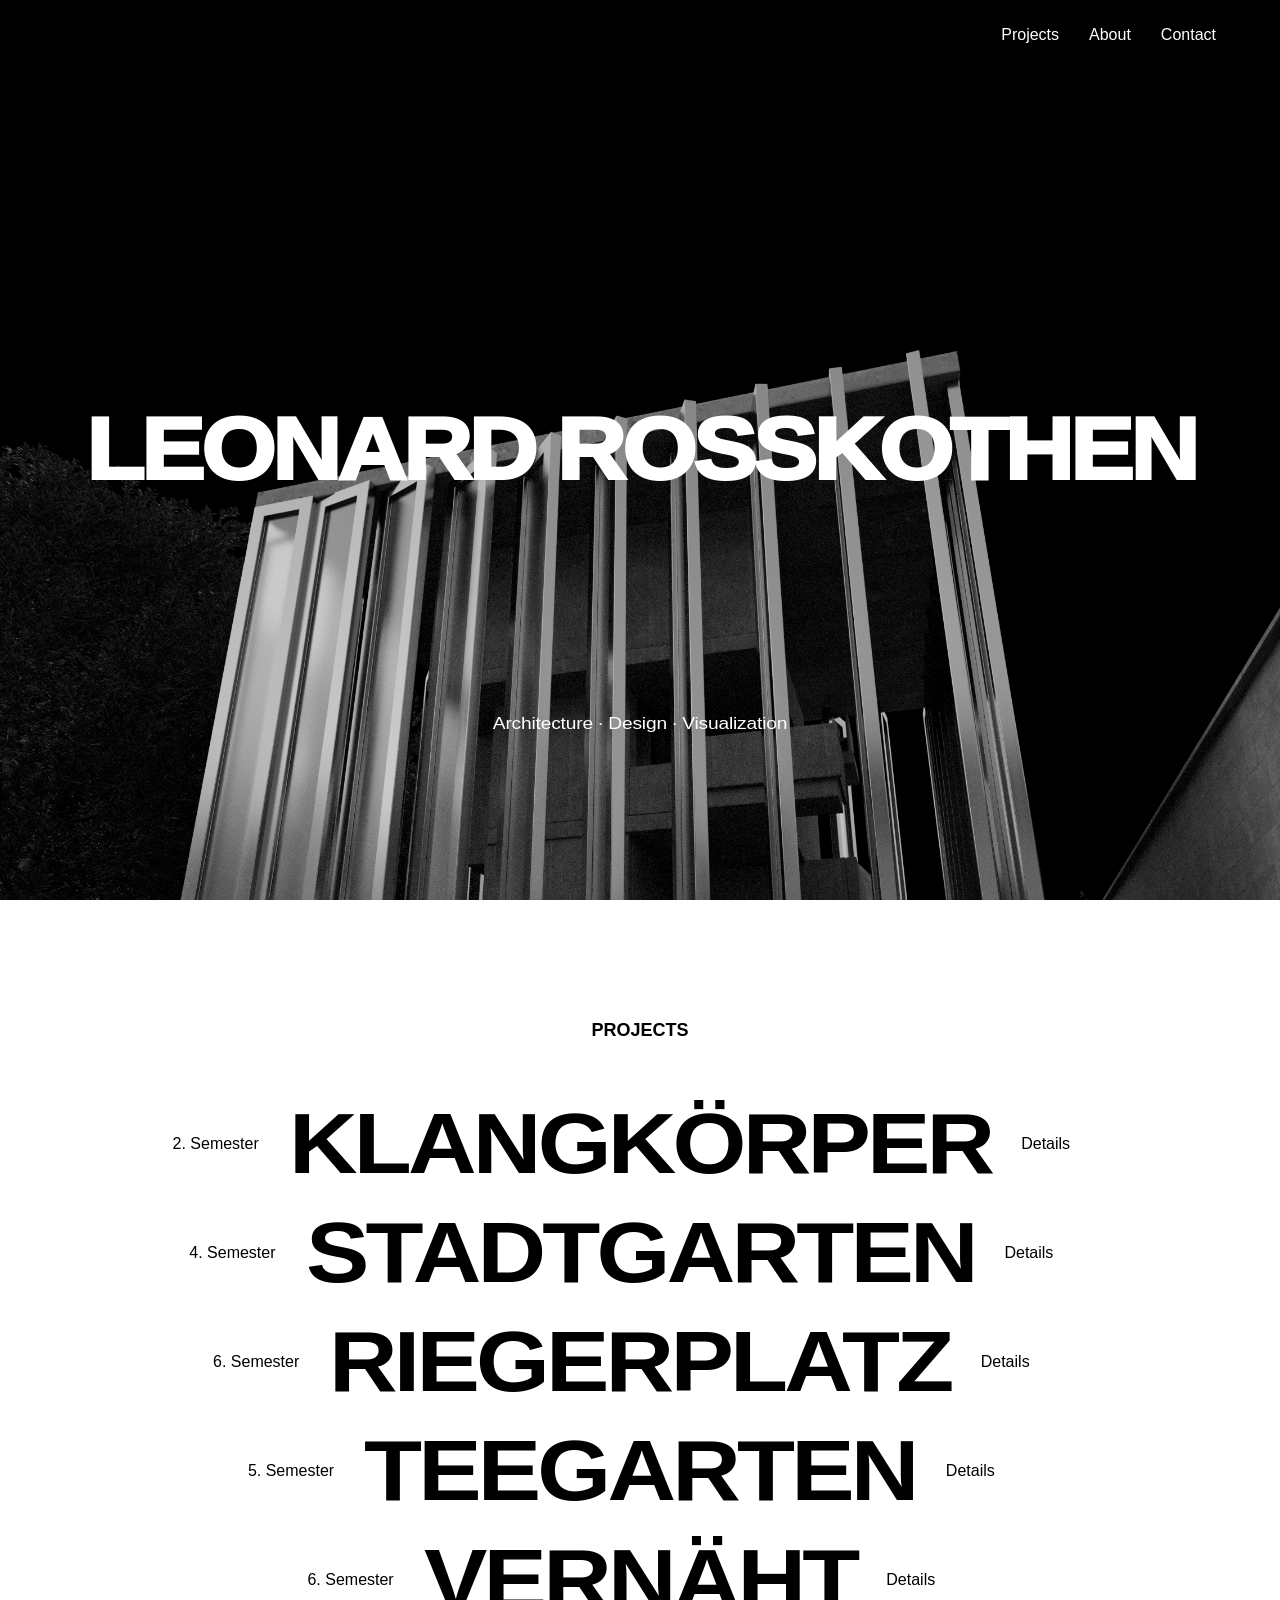
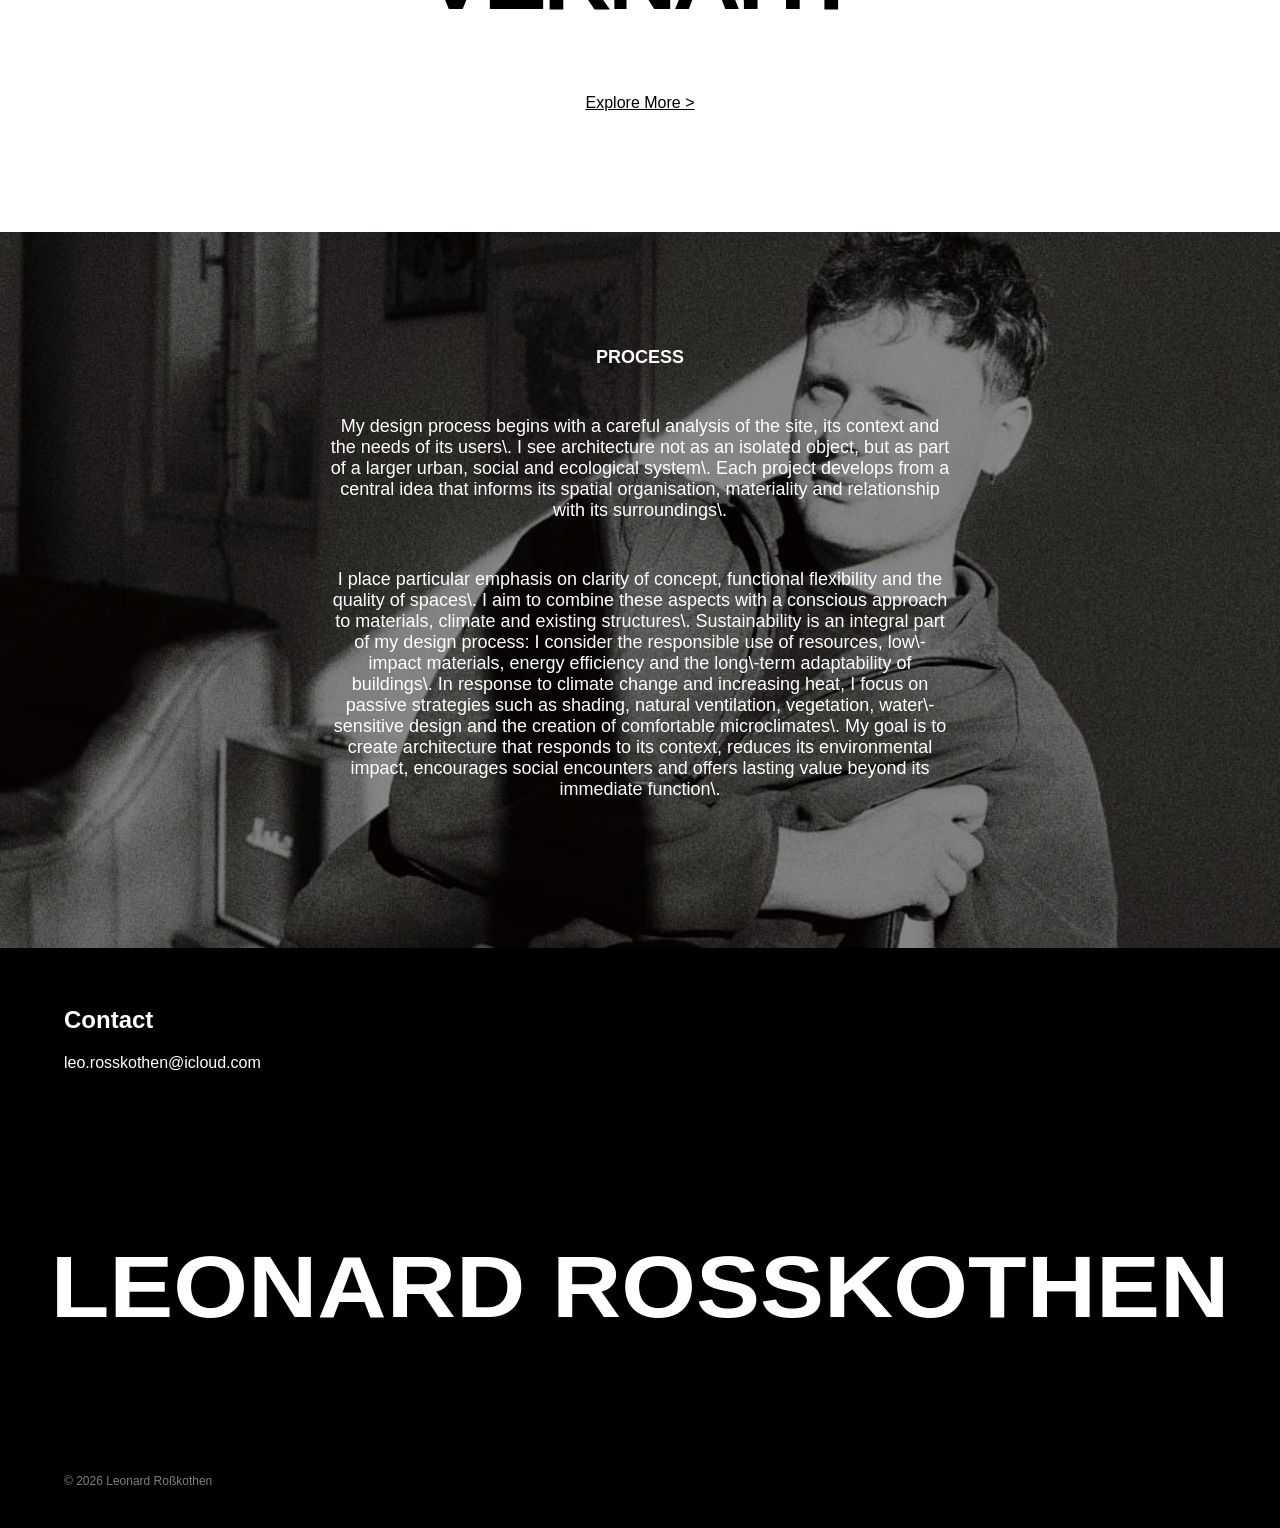
<file: index.html>
<!DOCTYPE html>
<html lang="de">
<head>
    <meta charset="UTF-8">
    <meta name="viewport" content="width=device-width, initial-scale=1.0">

    <title>Leonard Roßkothen — Architecture</title>

    <link rel="stylesheet" href="style.css">
</head>
<body>

    <header>
    <div class="header-inner">

        <a href="index.html" class="logo"></a>

        <nav>
            <a href="projects.html">Projects</a>
            <a href="#about">About</a>
            <a href="#contact">Contact</a>
        </nav>

    </div>
</header>


    <main>

        

        <section class="background">
            <div class="hero">
        <h1>LEONARD ROSSKOTHEN</h1>

       
    </div>
    <div class="hero2">
        
        <h1>Architecture · Design · Visualization </h1></div>


           <img src="images/ENKOII1.12SW1.png" alt="Background">

        </section>
      

<section class="white-background">
<section id="Projekte">

    <h1>PROJECTS</h1>


    <a href="klangkoerper.html" class="project">
    <p class="semester">2. Semester</p>
    <h2>KLANGKÖRPER</h2>
    <p class="details">Details</p>

    
    <h2 class="hover-title">KLANGKÖRPER</h2>
    <p class="hover-details">Details</p>

    <img src="images/ENKOIIBACKGROUND1.png" alt="">
    </a>



    <a href="stadtgarten.html" class="project">
    <p class="semester">4. Semester</p>
    <h2>STADTGARTEN</h2>
    <p class="details">Details</p>

    
    <h2 class="hover-title">STADTGARTEN</h2>
    <p class="hover-details">Details</p>

    <img src="images/FORTNITEBATTLEROYALE.png" alt="">
    </a>



    <a href="riegerplatz.html" class="project">
    <p class="semester">6. Semester</p>
    <h2>RIEGERPLATZ</h2>
    <p class="details">Details</p>

    <h2 class="hover-title">RIEGERPLATZ</h2>
    <p class="hover-details">Details</p>

    <img src="images/Riegerplatzwebs7png.png" alt="">
    </a>



    <a href="teegarten.html" class="project">
    <p class="semester">5. Semester</p>
    <h2>TEEGARTEN</h2>
    <p class="details">Details</p>

    <h2 class="hover-title">TEEGARTEN</h2>
    <p class="hover-details">Details</p>

    <img src="images/TEEGARTEN.png" alt="">
    </a>



   <!--  <a href="schwimmbecken.html" class="project">
    <p class="semester">3. Semester</p>
    <h2>SCHWIMMBECKEN</h2>
    <p class="details">Details</p>

    <h2 class="hover-title">SCHWIMMBECKEN</h2>
    <p class="hover-details">Details</p>

    <img src="images/piktogramfinakl1.png" alt="">
    </a>
-->


    <a href="vernäht.html" class="project">
    <p class="semester">6. Semester</p>
    <h2>VERNÄHT</h2>
    <p class="details">Details</p>

    <h2 class="hover-title">VERNÄHT</h2>
    <p class="hover-details">Details</p>

    <img src="images/SAndman443.png" alt="">
    </a>




          <h3>
            <a href="projects.html">Explore More ></a>
          </h3>


            

        </section>

</section>

</section>

<section class="weiter1">

<h1>PROCESS</h1>

<p> My design process begins with a careful analysis of the site, its context and the needs of its users\. I see architecture not as an isolated object, but as part of a larger urban, social and ecological system\. Each project develops from a central idea that informs its spatial organisation, materiality and relationship with its surroundings\. </p><p>I place particular emphasis on clarity of concept, functional flexibility and the quality of spaces\. I aim to combine these aspects with a conscious approach to materials, climate and existing structures\. Sustainability is an integral part of my design process: I consider the responsible use of resources, low\-impact materials, energy efficiency and the long\-term adaptability of buildings\. In response to climate change and increasing heat, I focus on passive strategies such as shading, natural ventilation, vegetation, water\-sensitive design and the creation of comfortable microclimates\. My goal is to create architecture that responds to its context, reduces its environmental impact, encourages social encounters and offers lasting value beyond its immediate function\.</p>
 

</section>









<section id="contact">
    <div class="contact-inner">

        <h2>Contact</h2>

        <p>
            <a href="mailto:leo.rosskothen@icloud.com">
                leo.rosskothen@icloud.com
            </a>
        </p>

    </div>
</section>


<section id="about">
    <div class="about-inner">

        <h2>LEONARD ROSSKOTHEN</h2>

    </div>
</section>

</main>


<footer>
    <div class="footer-inner">
        © 2026 Leonard Roßkothen
    </div>
</footer>

</body>

</html>
</file>
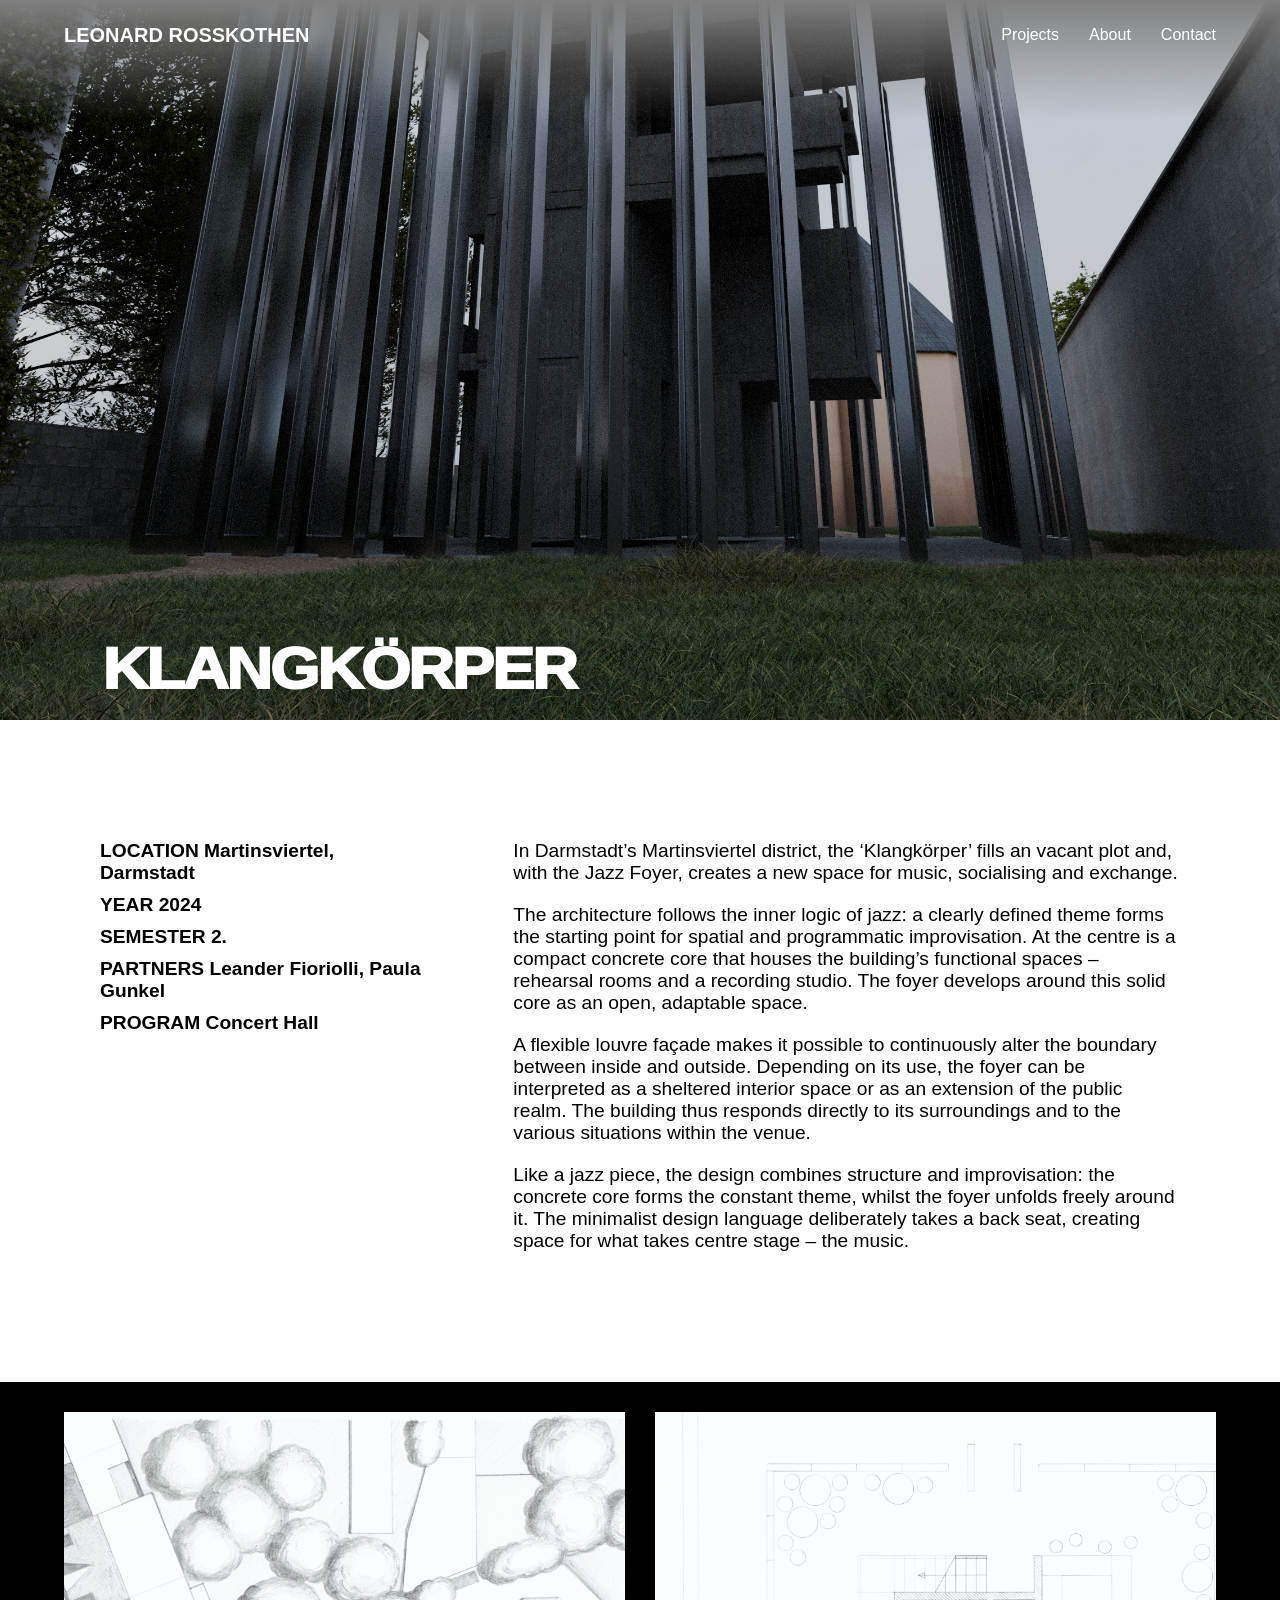
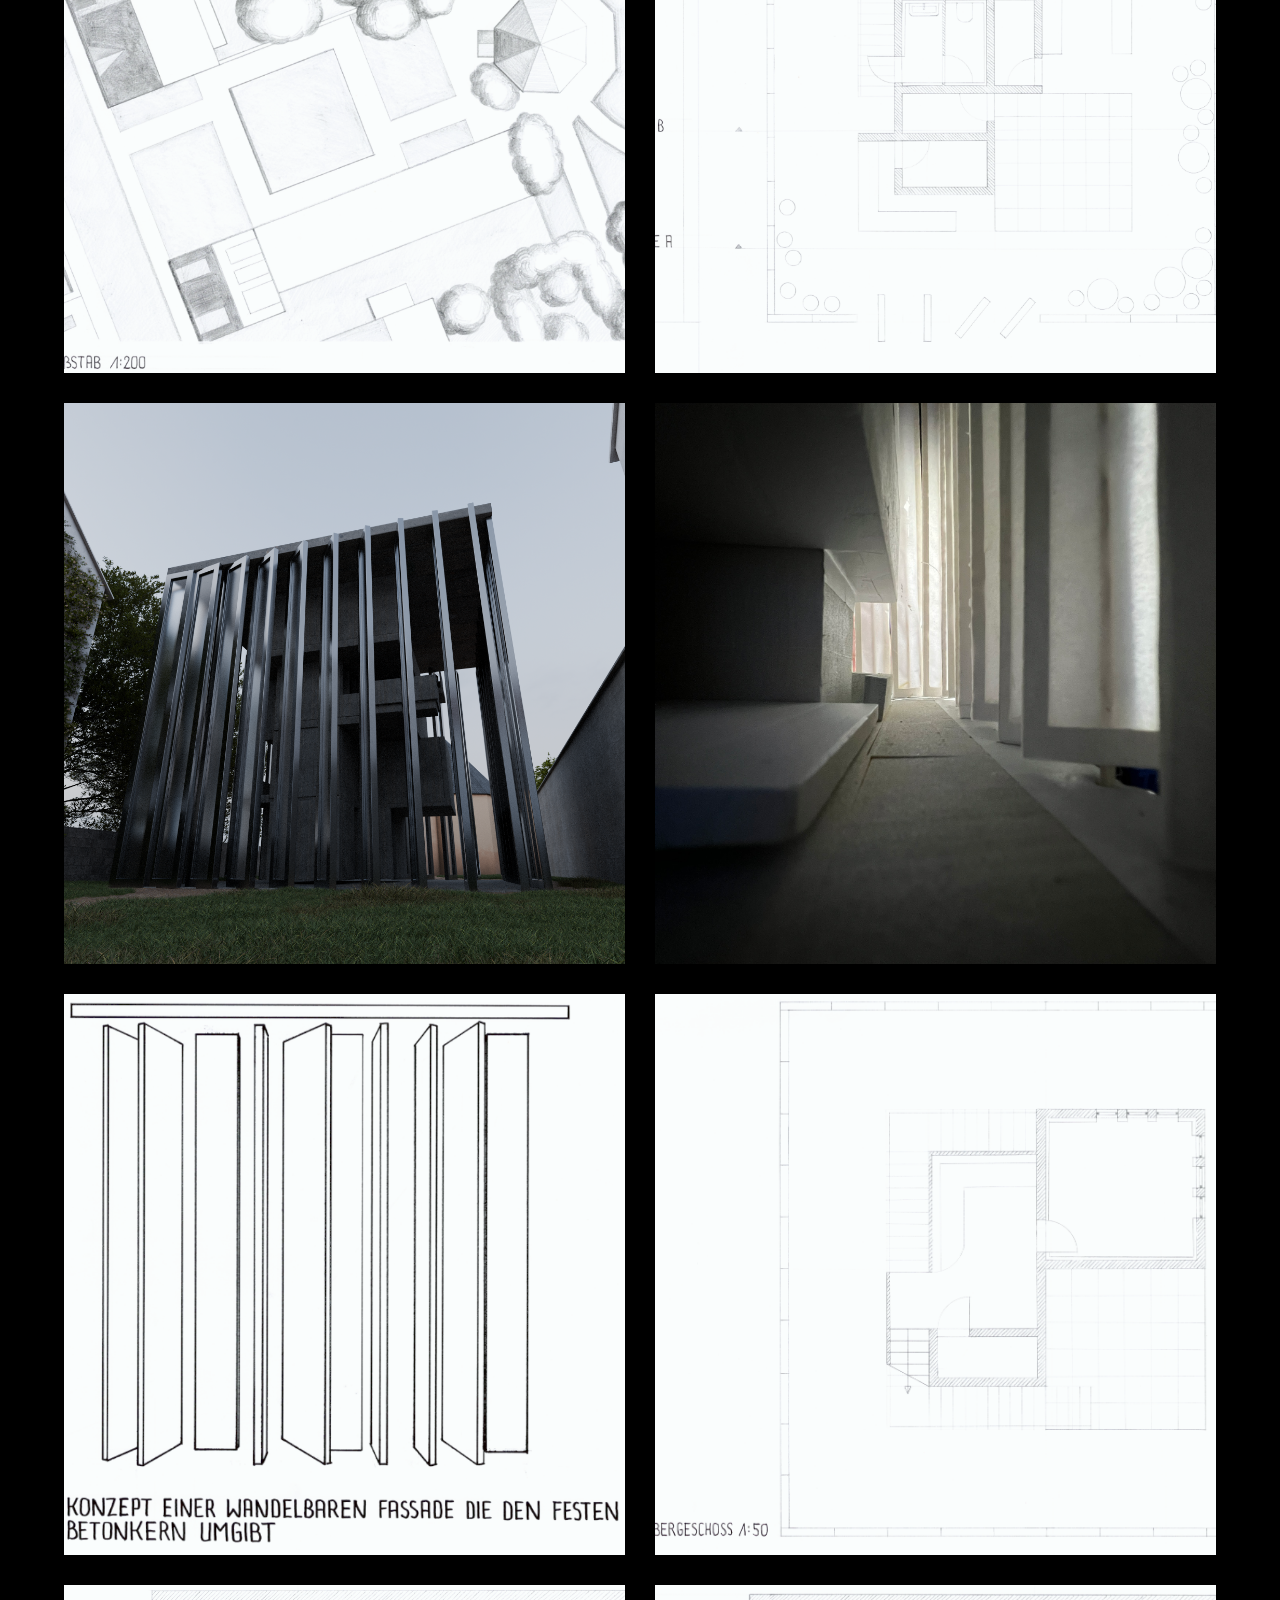
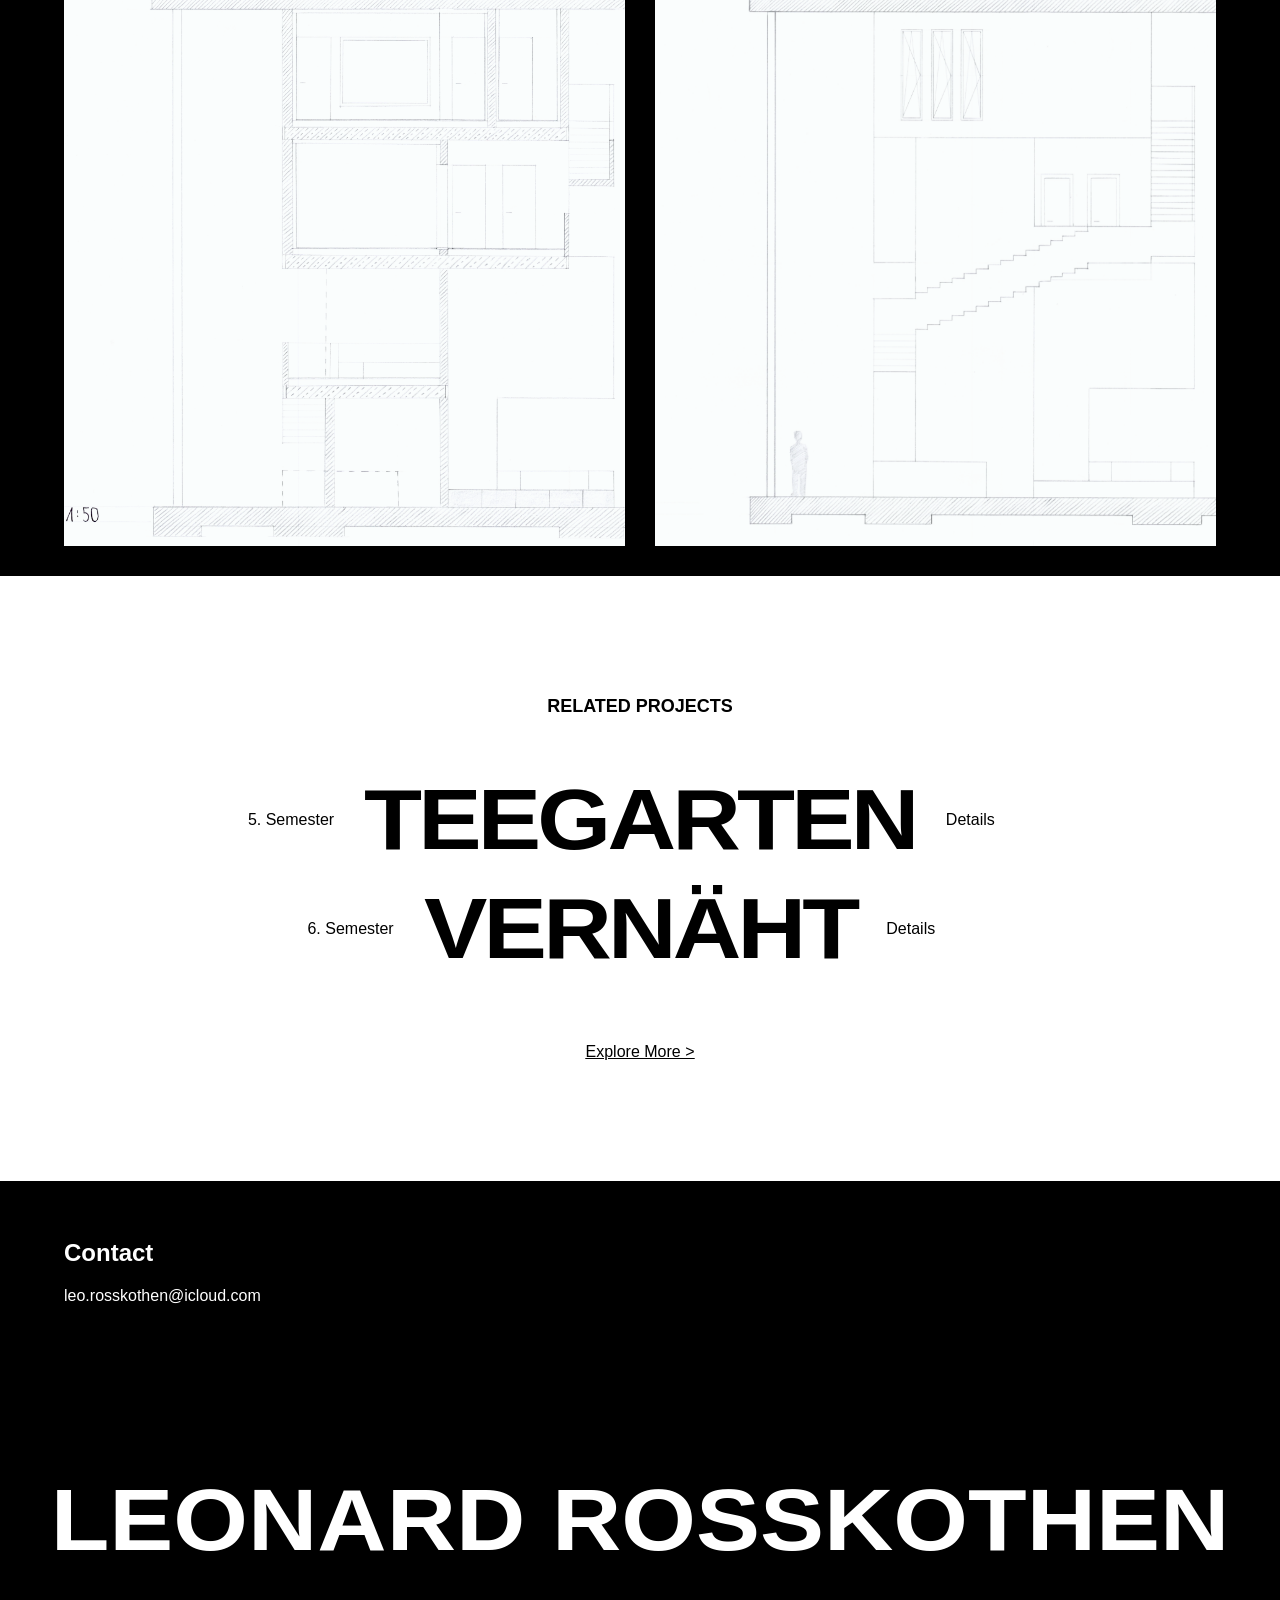
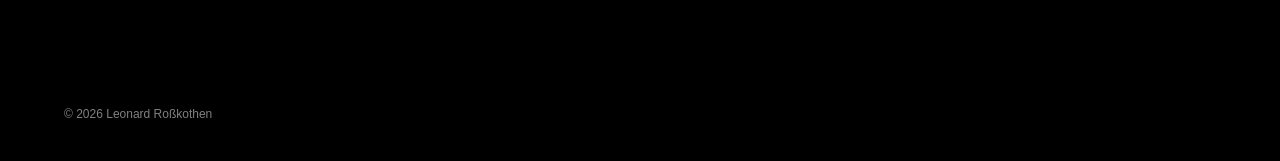
<file: klangkoerper.html>
<!DOCTYPE html>
<html lang="de">
<head>
    <meta charset="UTF-8">
    <meta name="viewport" content="width=device-width, initial-scale=1.0">

    <title>Leonard Roßkothen — Klangkörper</title>

    <link rel="stylesheet" href="style.css">
</head>
<body>

    <div class="top-gradient"></div>
    <header>
    <div class="header-inner">

        <a href="index.html" class="logo">LEONARD ROSSKOTHEN</a>

        <nav>
            <a href="projects.html">Projects</a>
            <a href="#about">About</a>
            <a href="#contact">Contact</a>
        </nav>

    </div>
</header>


    <main>

        

        <section class="klangbackground">
            <div class="klanghero">
        <h1>KLANGKÖRPER</h1>

       
    </div>
   


           <img src="images/ENKOIIBACKGROUND1.png" alt="klangBackground">

        </section>
      

<section class="klangwhite-background">


<div class="klang-grid">

        <div>
    <p2>LOCATION    Martinsviertel, Darmstadt </p>
    <p2>YEAR    2024</p>
    <p2>SEMESTER    2.</p>
    <p2>PARTNERS    Leander Fioriolli, Paula Gunkel</p>
    <p2>PROGRAM    Concert Hall</p>
</div>

        <div>
            <p>In Darmstadt’s Martinsviertel district, the ‘Klangkörper’ fills an vacant plot and, with the Jazz Foyer, creates a new space for music, socialising and exchange.</p>

            <p>The architecture follows the inner logic of jazz: a clearly defined theme forms the starting point for spatial and programmatic improvisation. At the centre is a compact concrete core that houses the building’s functional spaces – rehearsal rooms and a recording studio. The foyer develops around this solid core as an open, adaptable space.</p>

            <p>A flexible louvre façade makes it possible to continuously alter the boundary between inside and outside. Depending on its use, the foyer can be interpreted as a sheltered interior space or as an extension of the public realm. The building thus responds directly to its surroundings and to the various situations within the venue.</p>
        <p>
Like a jazz piece, the design combines structure and improvisation: the concrete core forms the constant theme, whilst the foyer unfolds freely around it. The minimalist design language deliberately takes a back seat, creating space for what takes centre stage – the music.</p>
        </div>

    </div>


</section>

<section class="bilder-background">

    <div class="Bilderreihe1">
        <div class="bild">
            <img src="images/Klangkorperlageplan1.png" alt="Stadtgarten">
        </div>

        <div class="bild">
            <img src="images/Klangkorpergrundriss1.png" alt="Stadtgarten">
        </div>
        <div class="bild">
            <img src="images/ENKOIIBACKGROUND1.png" alt="Stadtgarten">
        </div>

        <div class="bild">
            <img src="images/F9D39B22-1371-4FFA-93BB-BE70E157C79D_1_102_o.jpeg" alt="Stadtgarten">
        </div>
         <div class="bild">
            <img src="images/Klangkorperansicht1.png" alt="Stadtgarten">
        </div>

        <div class="bild">
            <img src="images/Klangkorpergrundirss3.png" alt="Stadtgarten">
        </div>
        <div class="bild">
            <img src="images/Klangkorperschnitt1.png" alt="Stadtgarten">
        </div>

        <div class="bild">
            <img src="images/Klangkorperschnitt2.png" alt="Stadtgarten">
        </div>

        
        


        

        

    </div>

</section>
<section class="white-background">
<section id="Projekte">

    <h1>RELATED PROJECTS</h1>


    



    



    



    <a href="teegarten.html" class="project">
    <p class="semester">5. Semester</p>
    <h2>TEEGARTEN</h2>
    <p class="details">Details</p>

    <h2 class="hover-title">TEEGARTEN</h2>
    <p class="hover-details">Details</p>

    <img src="images/TEEGARTEN.png" alt="">
    </a>



    



    <a href="vernäht.html" class="project">
    <p class="semester">6. Semester</p>
    <h2>VERNÄHT</h2>
    <p class="details">Details</p>

    <h2 class="hover-title">VERNÄHT</h2>
    <p class="hover-details">Details</p>

    <img src="images/SAndman443.png" alt="">
    </a>




          <h3>
    <a href="index.html#Projekte">Explore More ></a>
</h3>


            

        </section>

</section>

</section>










        <section id="contact">
    <div class="contact-inner">

        <h2>Contact</h2>

        <p>
            <a href="mailto:leo.rosskothen@icloud.com">
                leo.rosskothen@icloud.com
            </a>
        </p>

    </div>
</section>


<section id="about">
    <div class="about-inner">

        <h2>LEONARD ROSSKOTHEN</h2>

    </div>
</section>

</main>


<footer>
    <div class="footer-inner">
        © 2026 Leonard Roßkothen
    </div>
</footer>

</body>

</html>
</file>
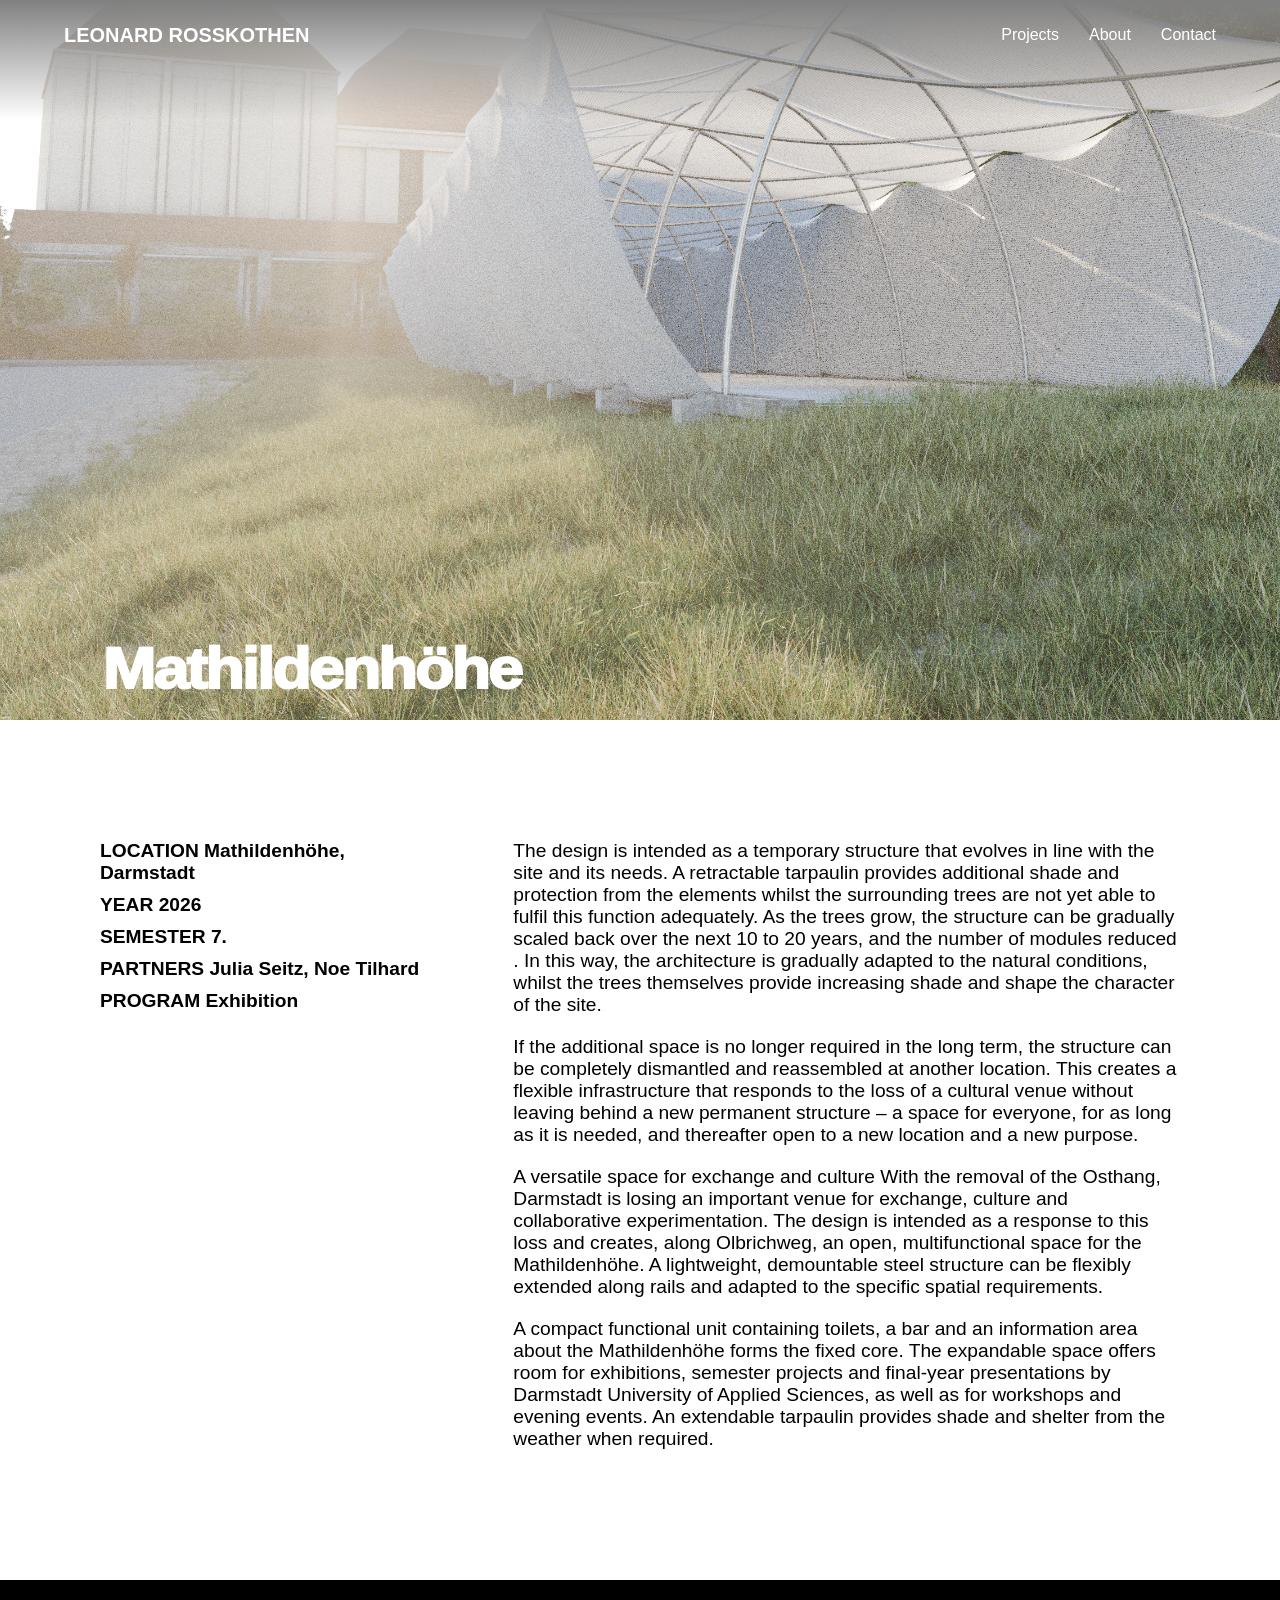
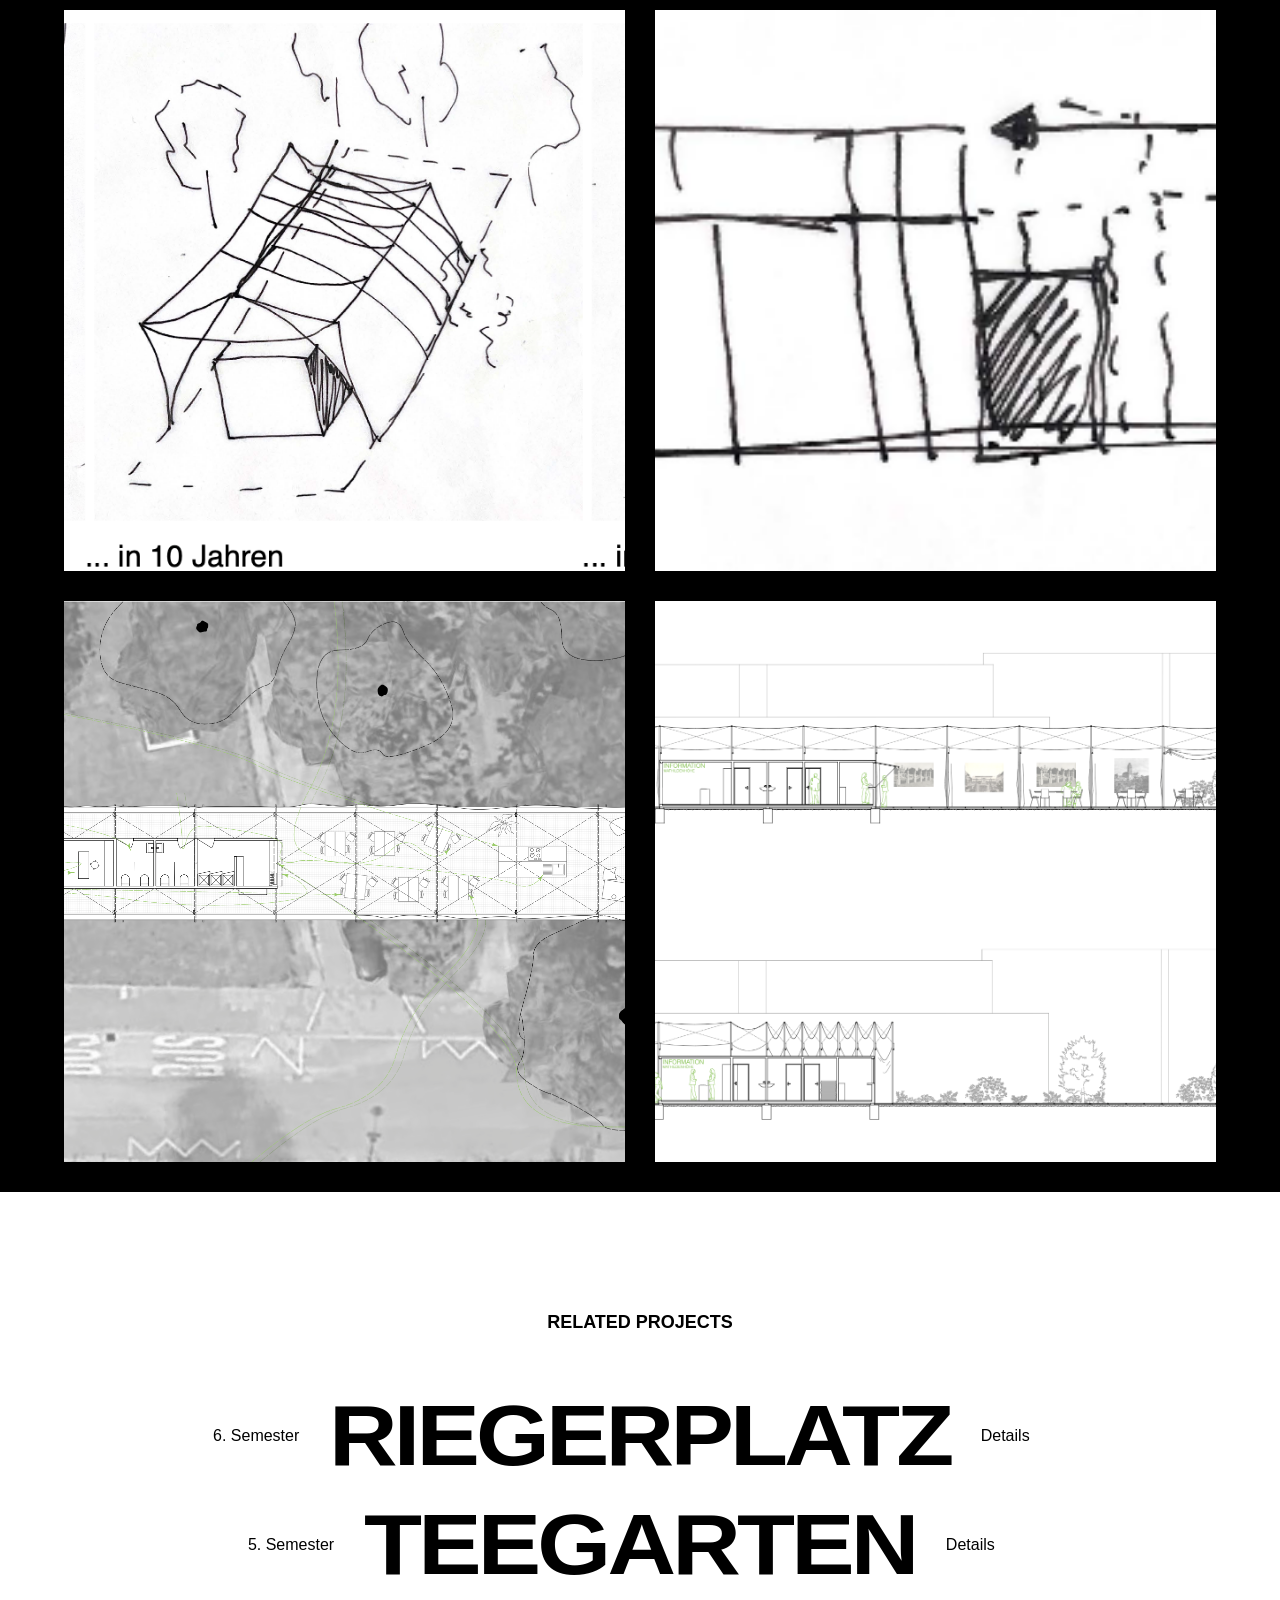
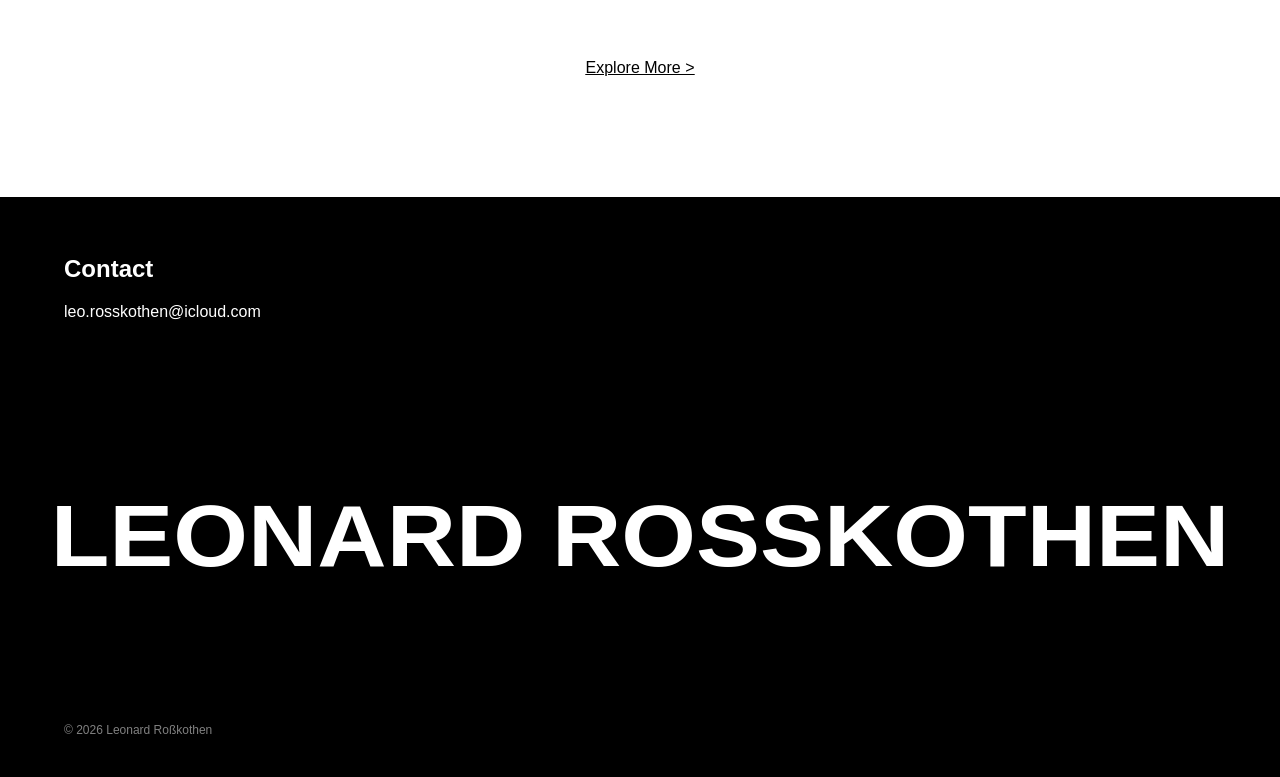
<file: mathildenhohe.html>
<!DOCTYPE html>
<html lang="de">
<head>
    <meta charset="UTF-8">
    <meta name="viewport" content="width=device-width, initial-scale=1.0">

    <title>Leonard Roßkothen — Mathildenhöhe</title>

    <link rel="stylesheet" href="style.css">
</head>
<body>

    <div class="top-gradient"></div>
    <header>
    <div class="header-inner">

        <a href="index.html" class="logo">LEONARD ROSSKOTHEN</a>

        <nav>
            <a href="projects.html">Projects</a>
            <a href="#about">About</a>
            <a href="#contact">Contact</a>
        </nav>

    </div>
</header>


    <main>

        

        <section class="klangbackground">
            <div class="klanghero">
        <h1>Mathildenhöhe</h1>

       
    </div>
   


           <img src="images/samabanabilebizeolabilir.png" alt="klangBackground">

        </section>
      

<section class="klangwhite-background">


<div class="klang-grid">

        <div>
    <p2>LOCATION    Mathildenhöhe, Darmstadt </p>
    <p2>YEAR    2026</p>
    <p2>SEMESTER    7.</p>
    <p2>PARTNERS    Julia Seitz, Noe Tilhard</p>
    <p2>PROGRAM    Exhibition</p>
</div>

        <div>
            <p>The design is intended as a temporary structure that evolves in line with the site and
its needs. A retractable tarpaulin provides additional
shade and protection from the elements whilst the surrounding trees are
not yet able to fulfil this function adequately. As the trees
grow, the structure can be gradually scaled back over the next 10 to 20
years, and the number of modules reduced
. In this way, the architecture is gradually adapted to the natural
conditions, whilst the trees themselves provide increasing shade
and shape the character of the site.</p>

            <p>If the additional space is no longer required in the long term, the structure
can be completely dismantled and reassembled at another location.
This creates a flexible infrastructure that responds to the loss of a cultural
venue without leaving behind a new permanent structure – a
space for everyone, for as long as it is needed, and thereafter open to a
new location and a new purpose.</p>

            <p>A versatile space for exchange and culture
With the removal of the Osthang, Darmstadt is losing an important venue for
exchange, culture and collaborative experimentation. The design is intended
as a response to this loss and creates, along Olbrichweg, an
open, multifunctional space for the Mathildenhöhe. A lightweight,
demountable steel structure can be flexibly extended along rails and
adapted to the specific spatial requirements. </p>
        <p>
A compact functional unit containing
toilets, a bar and an information area about the Mathildenhöhe forms the
fixed core. The expandable space offers room for exhibitions, semester
projects and final-year presentations by Darmstadt University of Applied Sciences, as well as for
workshops and evening events. An extendable tarpaulin provides
shade and shelter from the weather when required.</p>
        </div>

    </div>


</section>

<section class="bilder-background">

    <div class="Bilderreihe1">
        <div class="bild">
            <img src="images/Bildschirmfoto 2026-10-23 um 19.23.39.png" alt="Stadtgarten">
        </div>

        <div class="bild">
            <img src="images/Bildschirmfoto 2026-10-23 um 19.23.50.png" alt="Stadtgarten">
        </div>
        <div class="bild">
            <img src="images/Bildschirmfoto 2026-10-23 um 19.23.11.png" alt="Stadtgarten">
        </div>

        <div class="bild">
            <img src="images/Bildschirmfoto 2026-10-23 um 19.23.27.png" alt="Stadtgarten">
        </div>
       

        
        


        

        

    </div>

</section>
<section class="white-background">
<section id="Projekte">

    <h1>RELATED PROJECTS</h1>


    



    



    



    <a href="riegerplatz.html" class="project">
    <p class="semester">6. Semester</p>
    <h2>RIEGERPLATZ</h2>
    <p class="details">Details</p>

    <h2 class="hover-title">RIEGERPLATZ</h2>
    <p class="hover-details">Details</p>

    <img src="images/Riegerplatzwebs7png.png" alt="">
    </a>



    



    <a href="teegarten.html" class="project">
    <p class="semester">5. Semester</p>
    <h2>TEEGARTEN</h2>
    <p class="details">Details</p>

    <h2 class="hover-title">TEEGARTEN</h2>
    <p class="hover-details">Details</p>

    <img src="images/TEEGARTEN.png" alt="">
    </a>




          <h3>
    <a href="index.html#Projekte">Explore More ></a>
</h3>


            

        </section>

</section>

</section>










        <section id="contact">
    <div class="contact-inner">

        <h2>Contact</h2>

        <p>
            <a href="mailto:leo.rosskothen@icloud.com">
                leo.rosskothen@icloud.com
            </a>
        </p>

    </div>
</section>


<section id="about">
    <div class="about-inner">

        <h2>LEONARD ROSSKOTHEN</h2>

    </div>
</section>

</main>


<footer>
    <div class="footer-inner">
        © 2026 Leonard Roßkothen
    </div>
</footer>

</body>

</html>
</file>
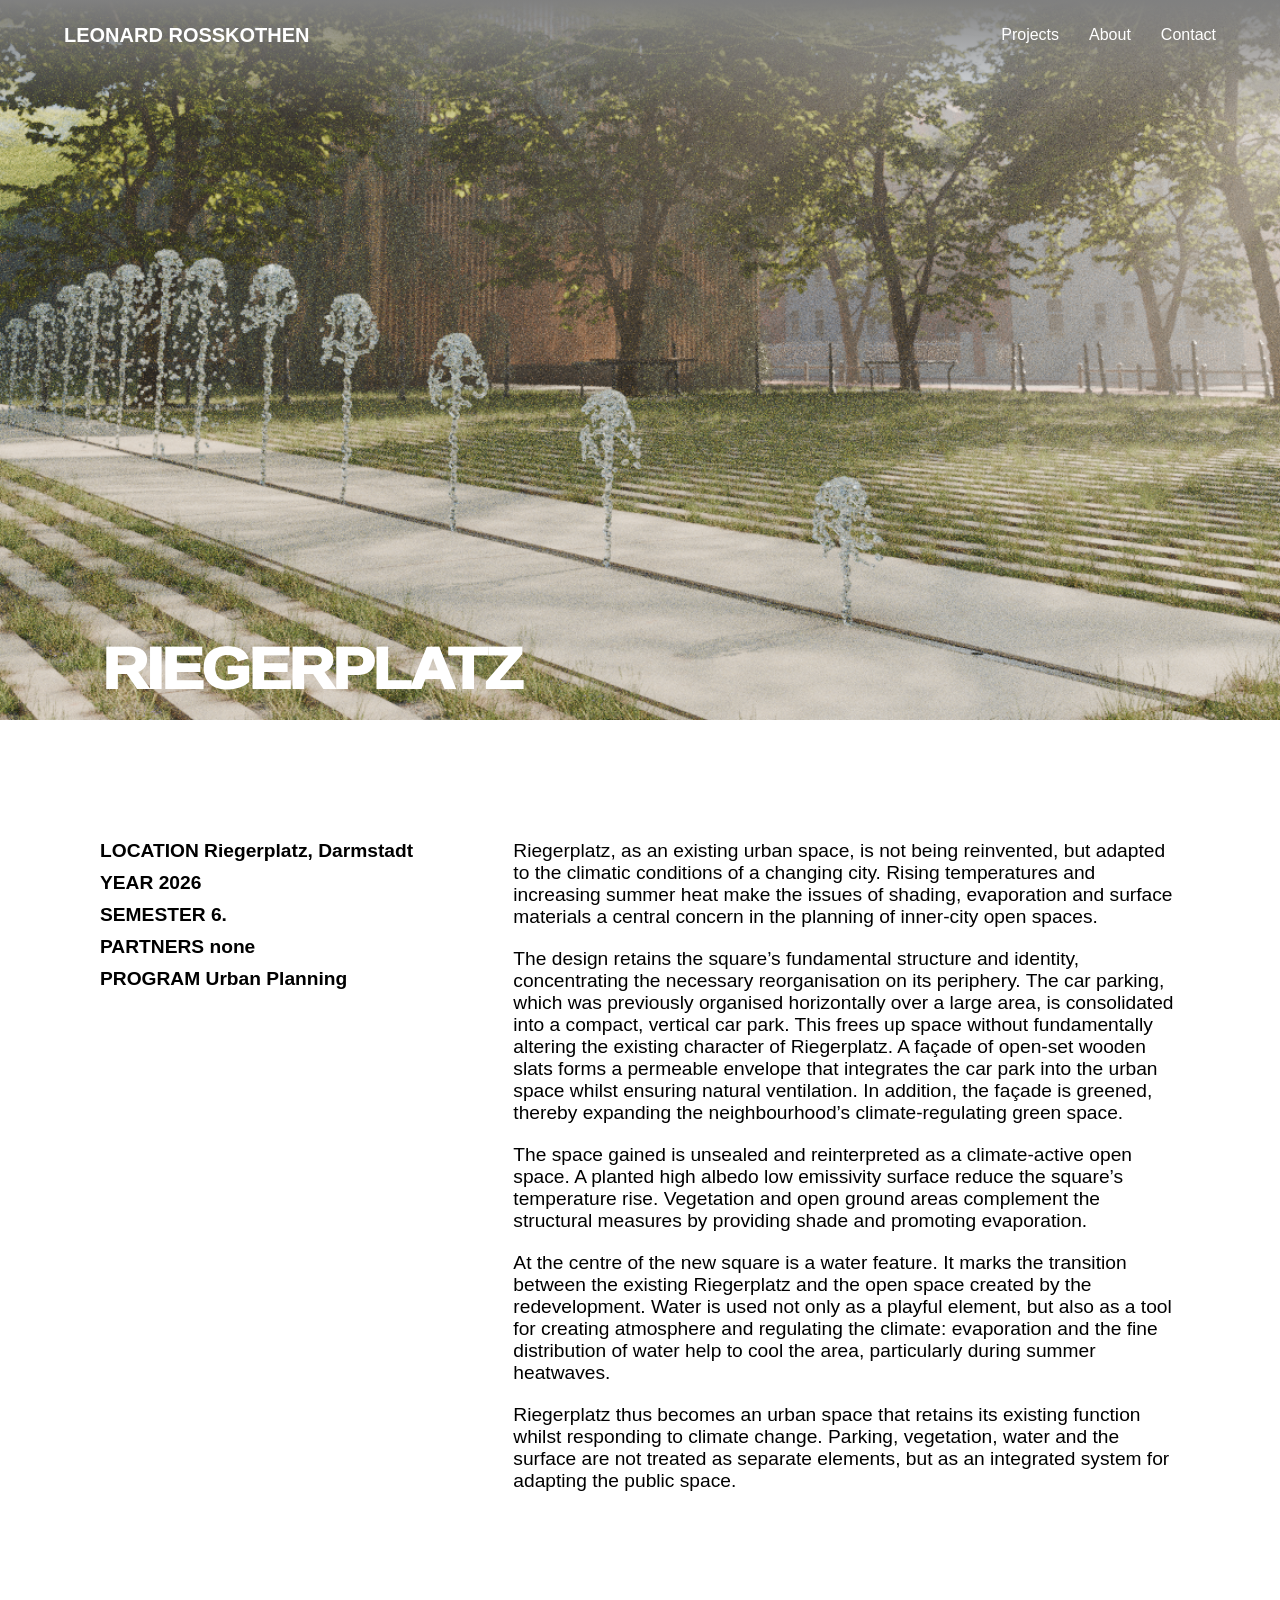
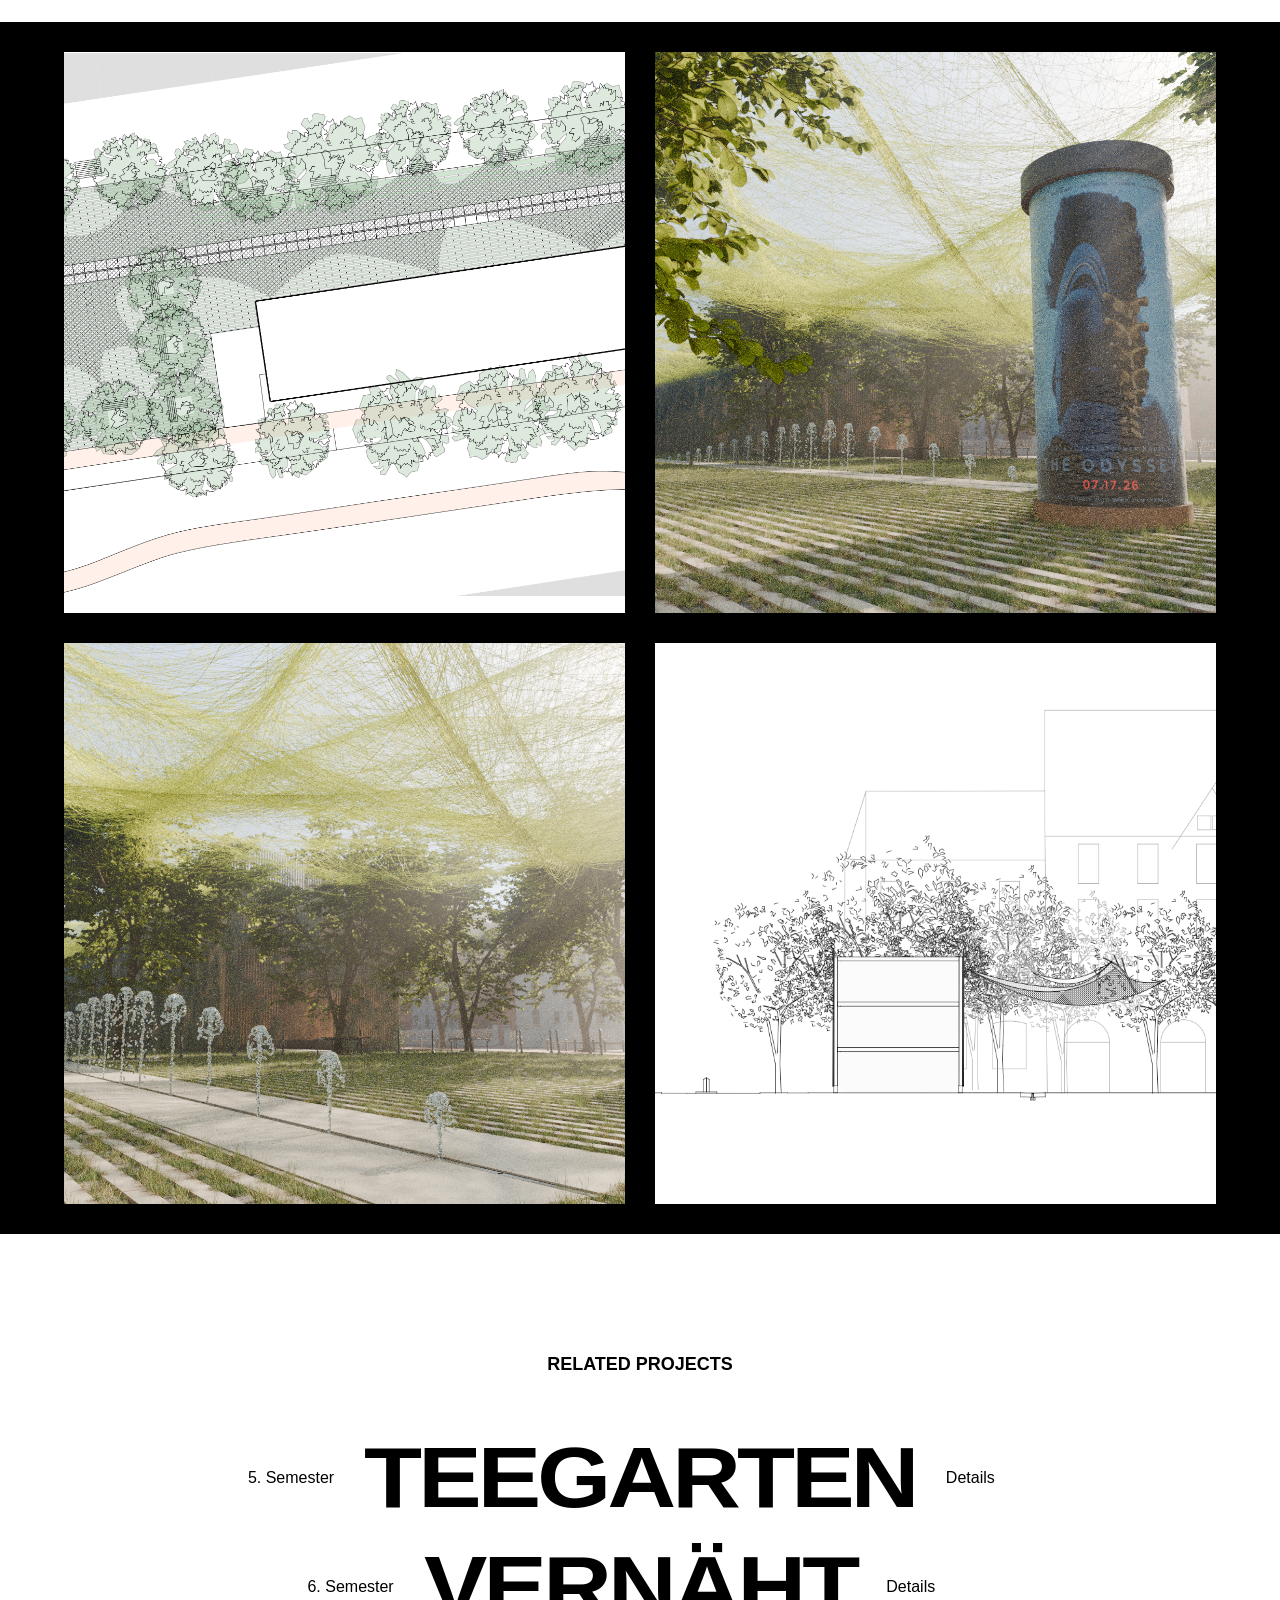
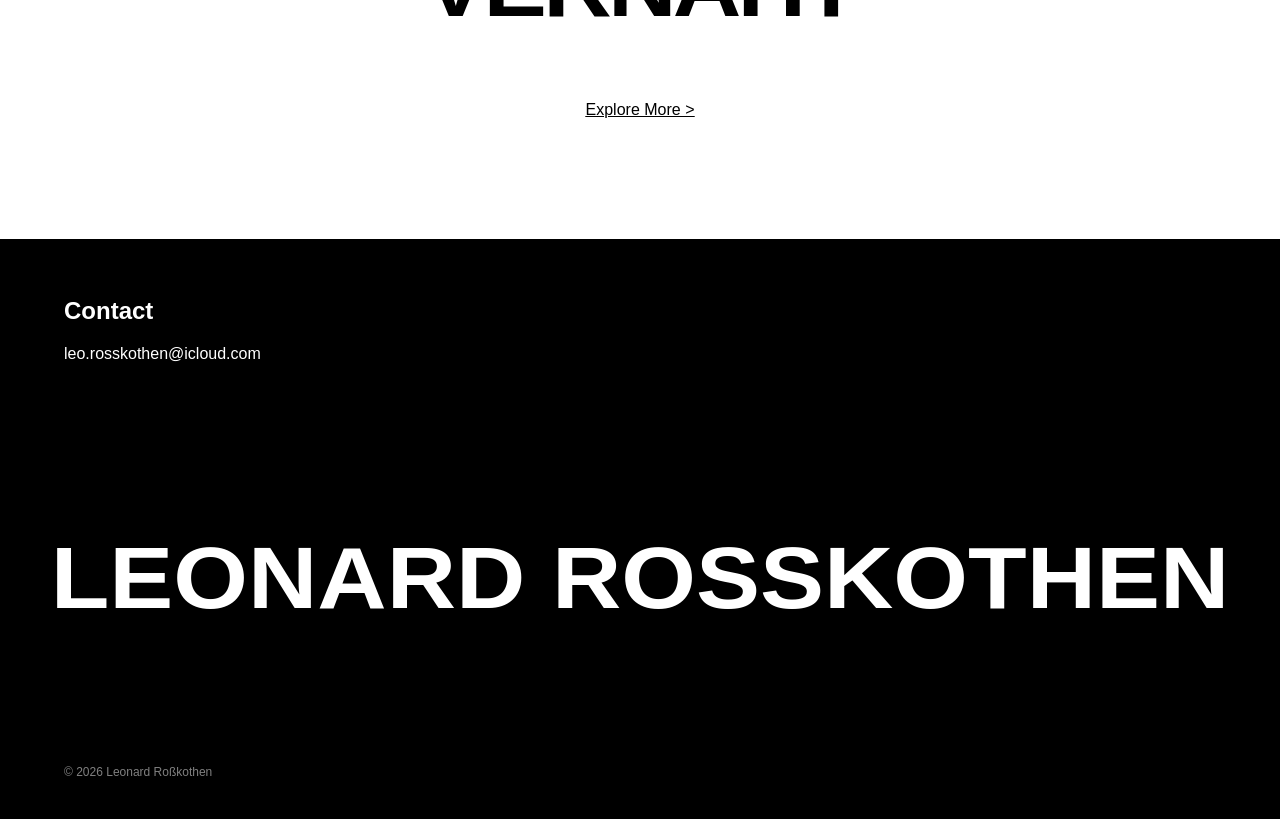
<file: riegerplatz.html>
<!DOCTYPE html>
<html lang="de">
<head>
    <meta charset="UTF-8">
    <meta name="viewport" content="width=device-width, initial-scale=1.0">

    <title>Leonard Roßkothen — Riegerplatz</title>

    <link rel="stylesheet" href="style.css">
</head>
<body>

    <div class="top-gradient"></div>
    <header>
    <div class="header-inner">

        <a href="index.html" class="logo">LEONARD ROSSKOTHEN</a>

        <nav>
            <a href="projects.html">Projects</a>
            <a href="#about">About</a>
            <a href="#contact">Contact</a>
        </nav>

    </div>
</header>


    <main>

        

        <section class="klangbackground">
            <div class="klanghero">
        <h1>RIEGERPLATZ</h1>

       
    </div>
   


           <img src="images/Riegerplatzwebs7png.png" alt="klangBackground">

        </section>
      

<section class="klangwhite-background">


<div class="klang-grid">

        <div>
    <p2>LOCATION    Riegerplatz, Darmstadt </p>
    <p2>YEAR    2026</p>
    <p2>SEMESTER    6.</p>
    <p2>PARTNERS    none</p>
    <p2>PROGRAM    Urban Planning</p>
</div>

        <div>
            <p>Riegerplatz, as an existing urban space, is not being reinvented, but adapted to the climatic conditions of a changing city. Rising temperatures and increasing summer heat make the issues of shading, evaporation and surface materials a central concern in the planning of inner-city open spaces.</p>

            <p>The design retains the square’s fundamental structure and identity, concentrating the necessary reorganisation on its periphery. The car parking, which was previously organised horizontally over a large area, is consolidated into a compact, vertical car park. This frees up space without fundamentally altering the existing character of Riegerplatz. A façade of open-set wooden slats forms a permeable envelope that integrates the car park into the urban space whilst ensuring natural ventilation. In addition, the façade is greened, thereby expanding the neighbourhood’s climate-regulating green space.</p>

            <p>The space gained is unsealed and reinterpreted as a climate-active open space. A planted high albedo low emissivity surface reduce the square’s temperature rise. Vegetation and open ground areas complement the structural measures by providing shade and promoting evaporation.</p>
        <p>At the centre of the new square is a water feature. It marks the transition between the existing Riegerplatz and the open space created by the redevelopment. Water is used not only as a playful element, but also as a tool for creating atmosphere and regulating the climate: evaporation and the fine distribution of water help to cool the area, particularly during summer heatwaves.</p>
        <p>Riegerplatz thus becomes an urban space that retains its existing function whilst responding to climate change. Parking, vegetation, water and the surface are not treated as separate elements, but as an integrated system for adapting the public space.</p>
        </div>

    </div>


</section>

<section class="bilder-background">

    <div class="Bilderreihe1">

        <div class="bild">
            <img src="images/riegerplatzgrundriss.png" alt="Riegerplatz">
        </div>

        <div class="bild">
            <img src="images/Riegerplatzspidermanowayhome11.png" alt="Riegerplatz">
        </div>

        <div class="bild">
            <img src="images/Riegerplatzwebs7png.png" alt="Riegerplatz">
        </div>

        <div class="bild">
            <img src="images/riegerplatz schnitt.png" alt="Riegerplatz">
        </div>

        

    </div>

</section>
<section class="white-background">
<section id="Projekte">

    <h1>RELATED PROJECTS</h1>


    



    



    



    <a href="teegarten.html" class="project">
    <p class="semester">5. Semester</p>
    <h2>TEEGARTEN</h2>
    <p class="details">Details</p>

    <h2 class="hover-title">TEEGARTEN</h2>
    <p class="hover-details">Details</p>

    <img src="images/TEEGARTEN.png" alt="">
    </a>



    



    <a href="vernäht.html" class="project">
    <p class="semester">6. Semester</p>
    <h2>VERNÄHT</h2>
    <p class="details">Details</p>

    <h2 class="hover-title">VERNÄHT</h2>
    <p class="hover-details">Details</p>

    <img src="images/SAndman443.png" alt="">
    </a>




          <h3>
    <a href="index.html#Projekte">Explore More ></a>
</h3>


            

        </section>

</section>

</section>
<!--<section class="mehrprojekte-background">

    <div class="mehrprojekte-1">
        <p> Hallo</p>
        <p> Hallo</p>
        <p> Hallo</p>
        <p> Hallo</p>
        <p> Hallo</p>
        <p> Hallo</p>
        <p> Hallo</p>

        

    </div>

</section>-->







       <section id="contact">
    <div class="contact-inner">

        <h2>Contact</h2>

        <p>
            <a href="mailto:leo.rosskothen@icloud.com">
                leo.rosskothen@icloud.com
            </a>
        </p>

    </div>
</section>


<section id="about">
    <div class="about-inner">

        <h2>LEONARD ROSSKOTHEN</h2>

    </div>
</section>

</main>


<footer>
    <div class="footer-inner">
        © 2026 Leonard Roßkothen
    </div>
</footer>

</body>

</html>
</file>
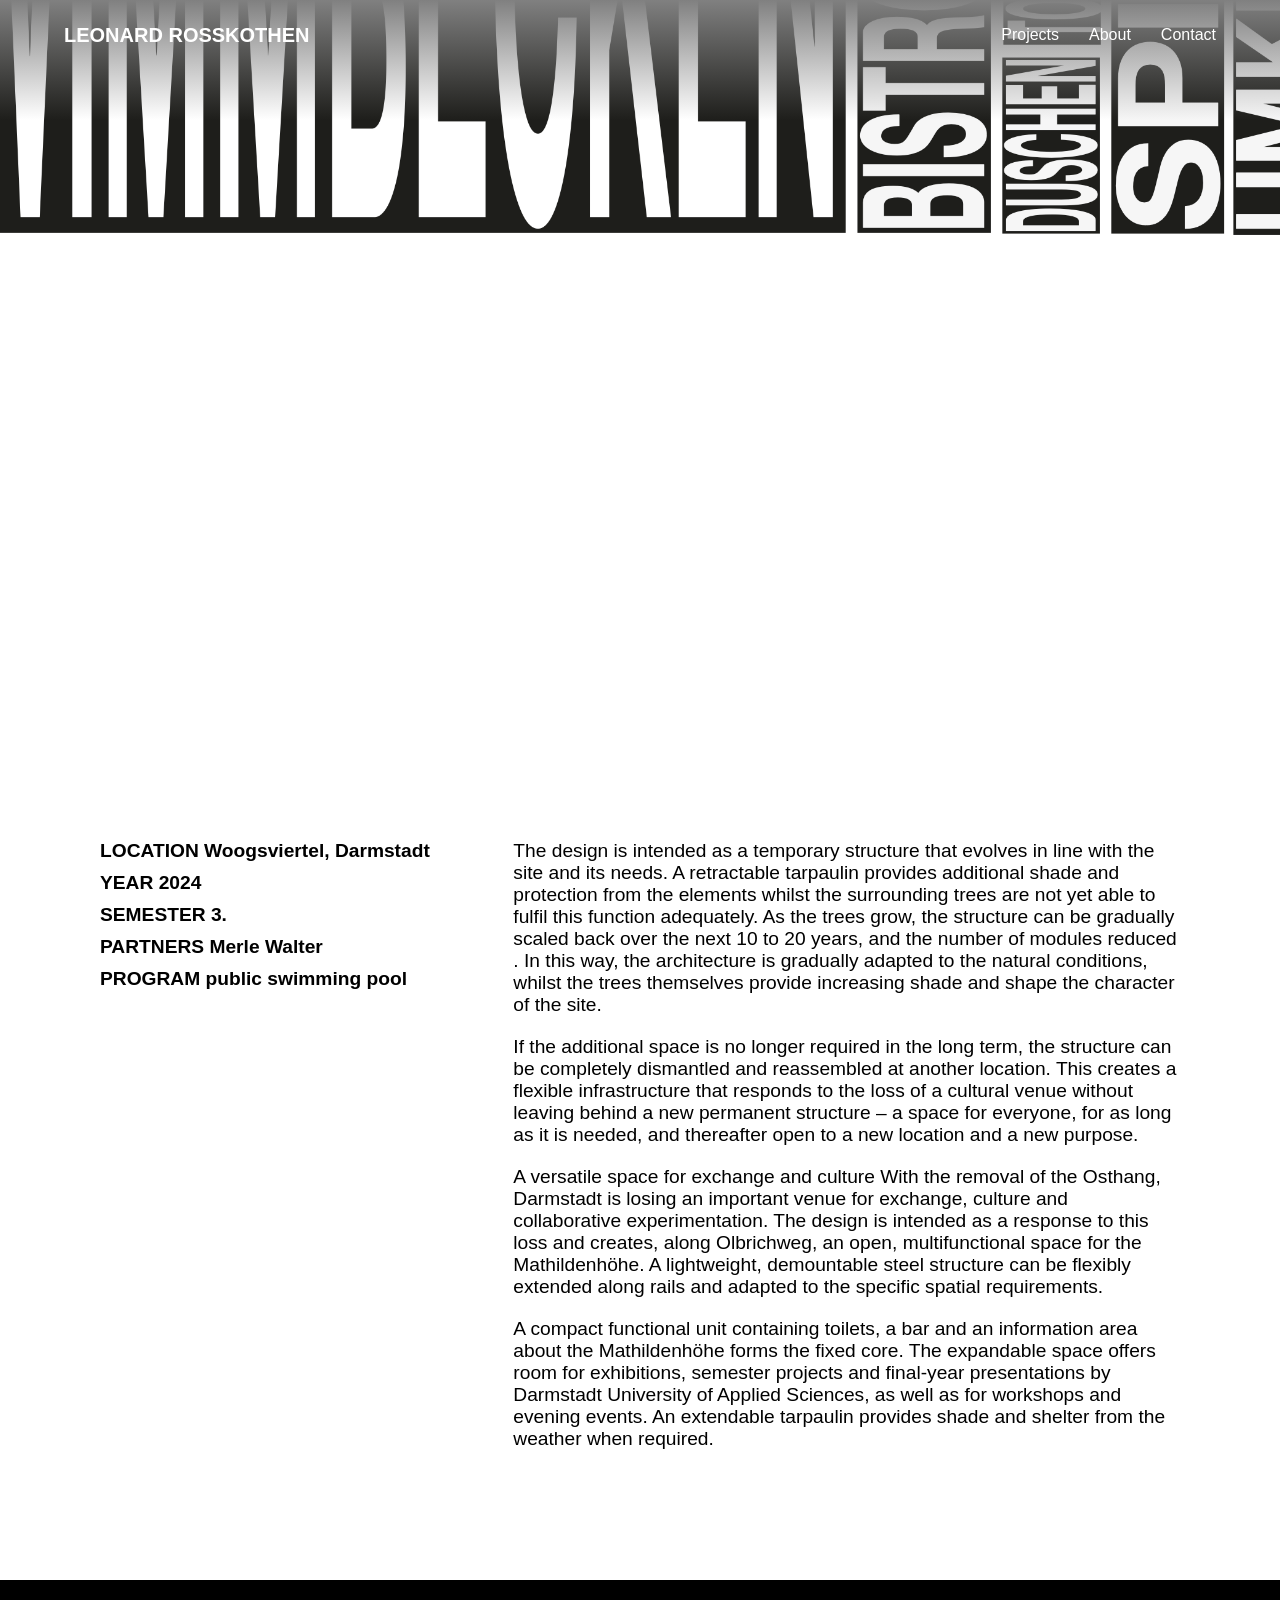
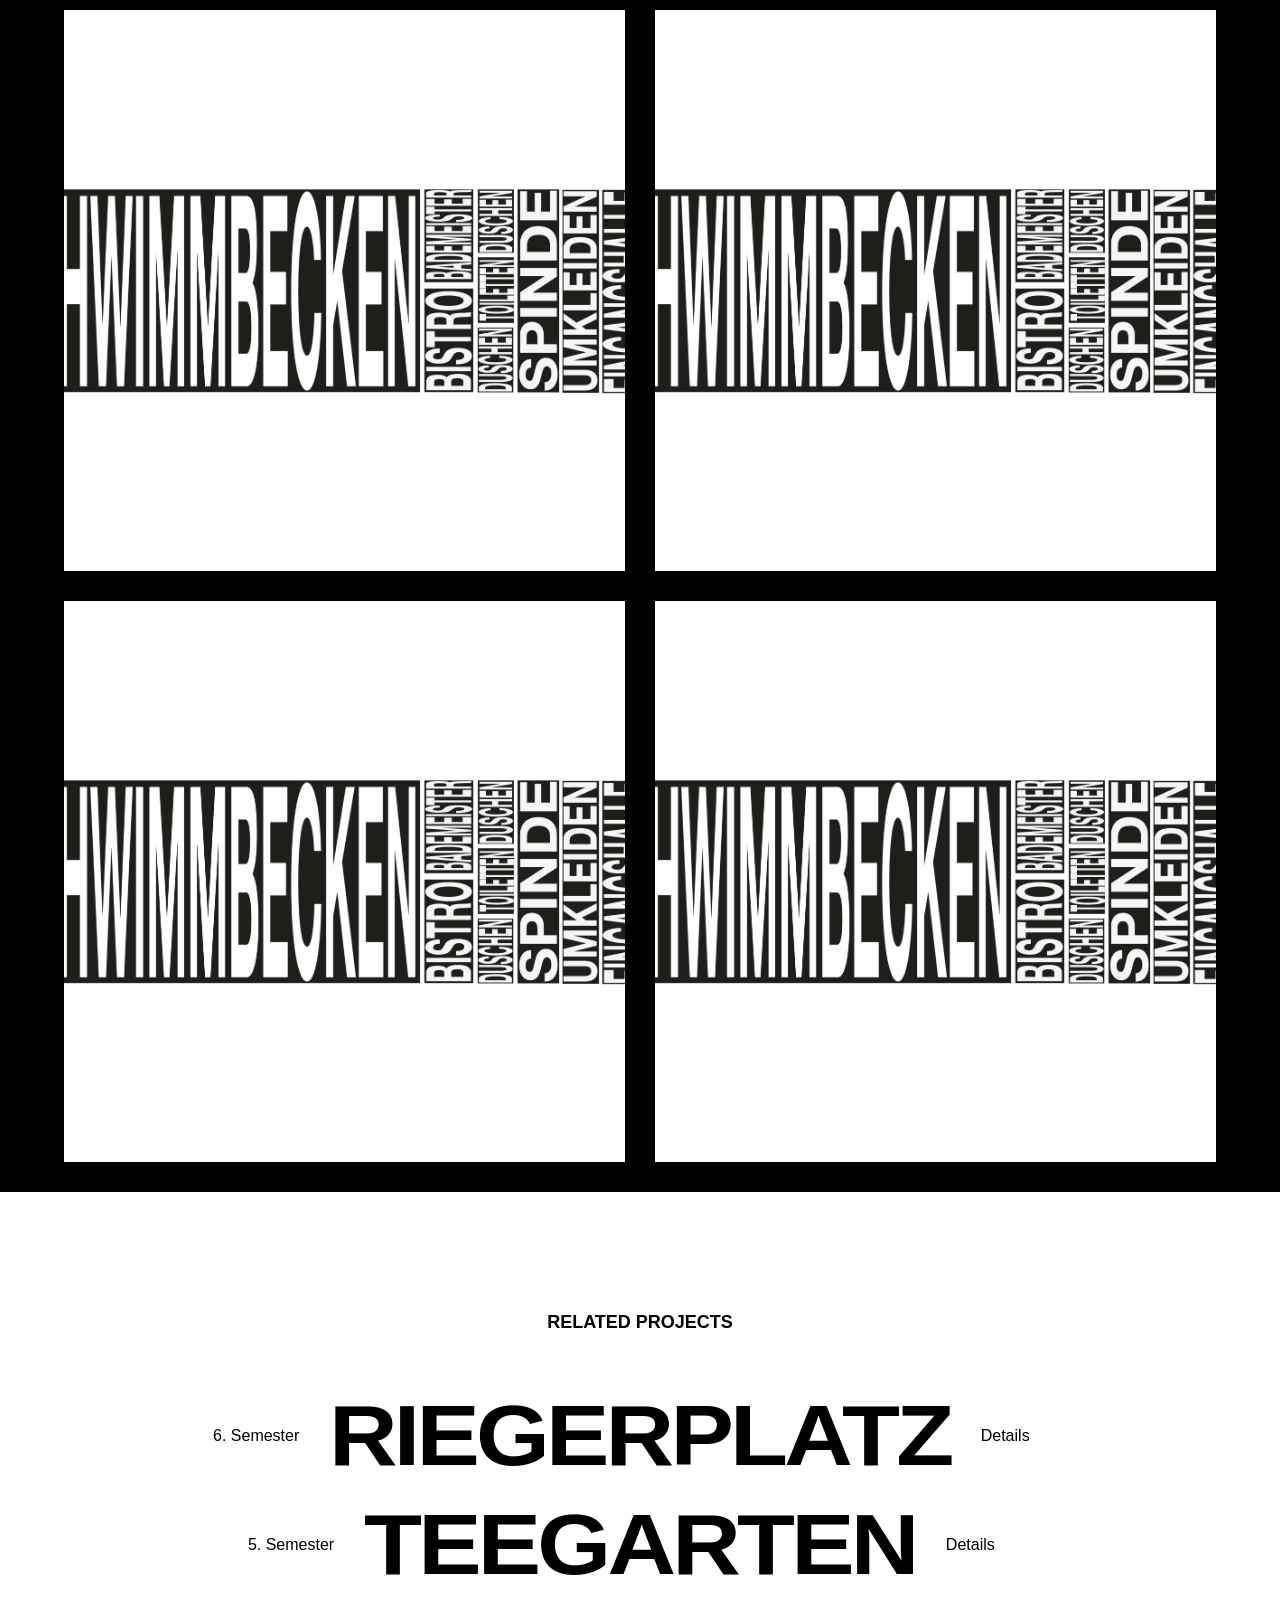
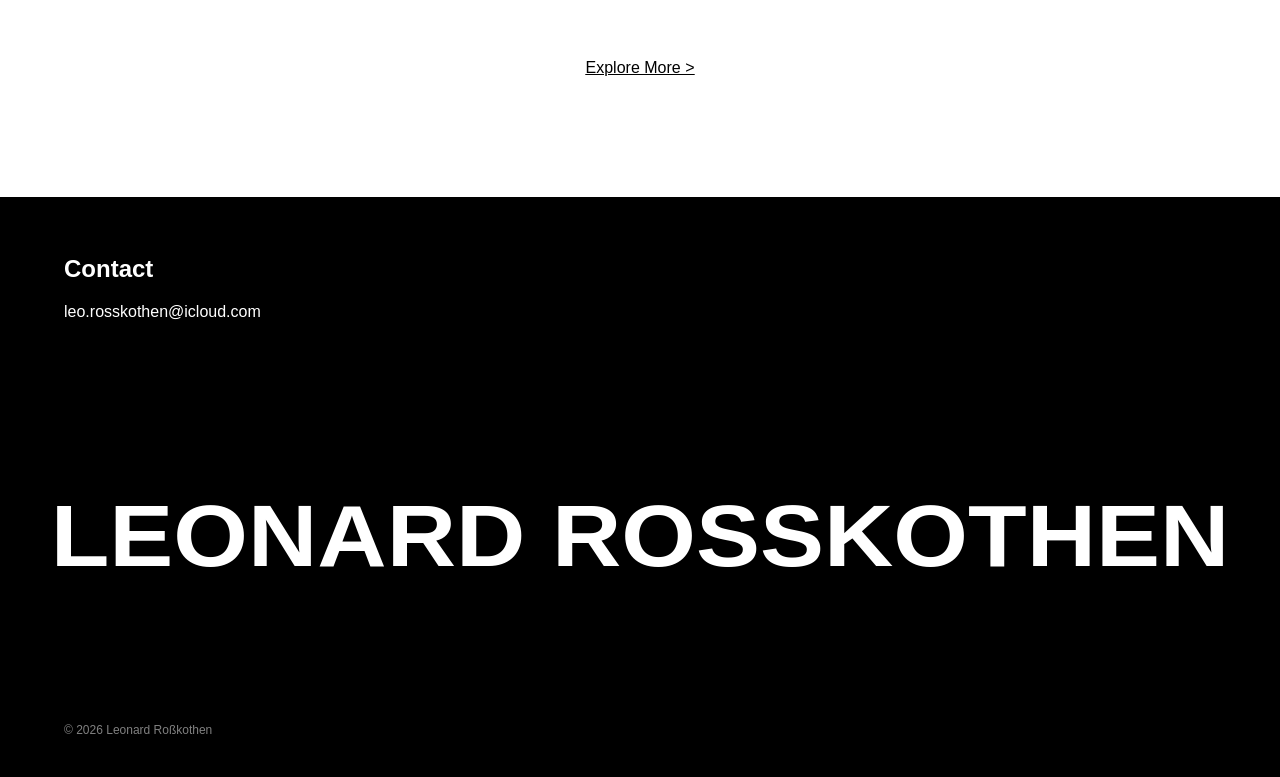
<file: schwimmbecken.html>
<!DOCTYPE html>
<html lang="de">
<head>
    <meta charset="UTF-8">
    <meta name="viewport" content="width=device-width, initial-scale=1.0">

    <title>Leonard Roßkothen — Schwimmbecken</title>

    <link rel="stylesheet" href="style.css">
</head>
<body>

    <div class="top-gradient"></div>
    <header>
    <div class="header-inner">

        <a href="index.html" class="logo">LEONARD ROSSKOTHEN</a>

        <nav>
            <a href="projects.html">Projects</a>
            <a href="#about">About</a>
            <a href="#contact">Contact</a>
        </nav>

    </div>
</header>


    <main>

        

        <section class="klangbackground">
            <div class="klanghero">
        <h1>Schwimmbecken</h1>

       
    </div>
   


           <img src="images/piktogramfinakl1.png" alt="klangBackground">

        </section>
      

<section class="klangwhite-background">


<div class="klang-grid">

        <div>
    <p2>LOCATION    Woogsviertel, Darmstadt </p>
    <p2>YEAR    2024</p>
    <p2>SEMESTER    3.</p>
    <p2>PARTNERS    Merle Walter</p>
    <p2>PROGRAM    public swimming pool</p>
</div>

        <div>
            <p>The design is intended as a temporary structure that evolves in line with the site and
its needs. A retractable tarpaulin provides additional
shade and protection from the elements whilst the surrounding trees are
not yet able to fulfil this function adequately. As the trees
grow, the structure can be gradually scaled back over the next 10 to 20
years, and the number of modules reduced
. In this way, the architecture is gradually adapted to the natural
conditions, whilst the trees themselves provide increasing shade
and shape the character of the site.</p>

            <p>If the additional space is no longer required in the long term, the structure
can be completely dismantled and reassembled at another location.
This creates a flexible infrastructure that responds to the loss of a cultural
venue without leaving behind a new permanent structure – a
space for everyone, for as long as it is needed, and thereafter open to a
new location and a new purpose.</p>

            <p>A versatile space for exchange and culture
With the removal of the Osthang, Darmstadt is losing an important venue for
exchange, culture and collaborative experimentation. The design is intended
as a response to this loss and creates, along Olbrichweg, an
open, multifunctional space for the Mathildenhöhe. A lightweight,
demountable steel structure can be flexibly extended along rails and
adapted to the specific spatial requirements. </p>
        <p>
A compact functional unit containing
toilets, a bar and an information area about the Mathildenhöhe forms the
fixed core. The expandable space offers room for exhibitions, semester
projects and final-year presentations by Darmstadt University of Applied Sciences, as well as for
workshops and evening events. An extendable tarpaulin provides
shade and shelter from the weather when required.</p>
        </div>

    </div>


</section>

<section class="bilder-background">

    <div class="Bilderreihe1">
        <div class="bild">
            <img src="images/piktogramfinakl1.png" alt="Stadtgarten">
        </div>

        <div class="bild">
            <img src="images/piktogramfinakl1.png" alt="Stadtgarten">
        </div>
        <div class="bild">
            <img src="images/piktogramfinakl1.png" alt="Stadtgarten">
        </div>

        <div class="bild">
            <img src="images/piktogramfinakl1.png" alt="Stadtgarten">
        </div>
       

        
        


        

        

    </div>

</section>
<section class="white-background">
<section id="Projekte">

    <h1>RELATED PROJECTS</h1>


    



    



    



    <a href="riegerplatz.html" class="project">
    <p class="semester">6. Semester</p>
    <h2>RIEGERPLATZ</h2>
    <p class="details">Details</p>

    <h2 class="hover-title">RIEGERPLATZ</h2>
    <p class="hover-details">Details</p>

    <img src="images/Riegerplatzwebs7png.png" alt="">
    </a>



    



    <a href="teegarten.html" class="project">
    <p class="semester">5. Semester</p>
    <h2>TEEGARTEN</h2>
    <p class="details">Details</p>

    <h2 class="hover-title">TEEGARTEN</h2>
    <p class="hover-details">Details</p>

    <img src="images/TEEGARTEN.png" alt="">
    </a>




          <h3>
    <a href="index.html#Projekte">Explore More ></a>
</h3>


            

        </section>

</section>

</section>










        <section id="contact">
    <div class="contact-inner">

        <h2>Contact</h2>

        <p>
            <a href="mailto:leo.rosskothen@icloud.com">
                leo.rosskothen@icloud.com
            </a>
        </p>

    </div>
</section>


<section id="about">
    <div class="about-inner">

        <h2>LEONARD ROSSKOTHEN</h2>

    </div>
</section>

</main>


<footer>
    <div class="footer-inner">
        © 2026 Leonard Roßkothen
    </div>
</footer>

</body>

</html>
</file>
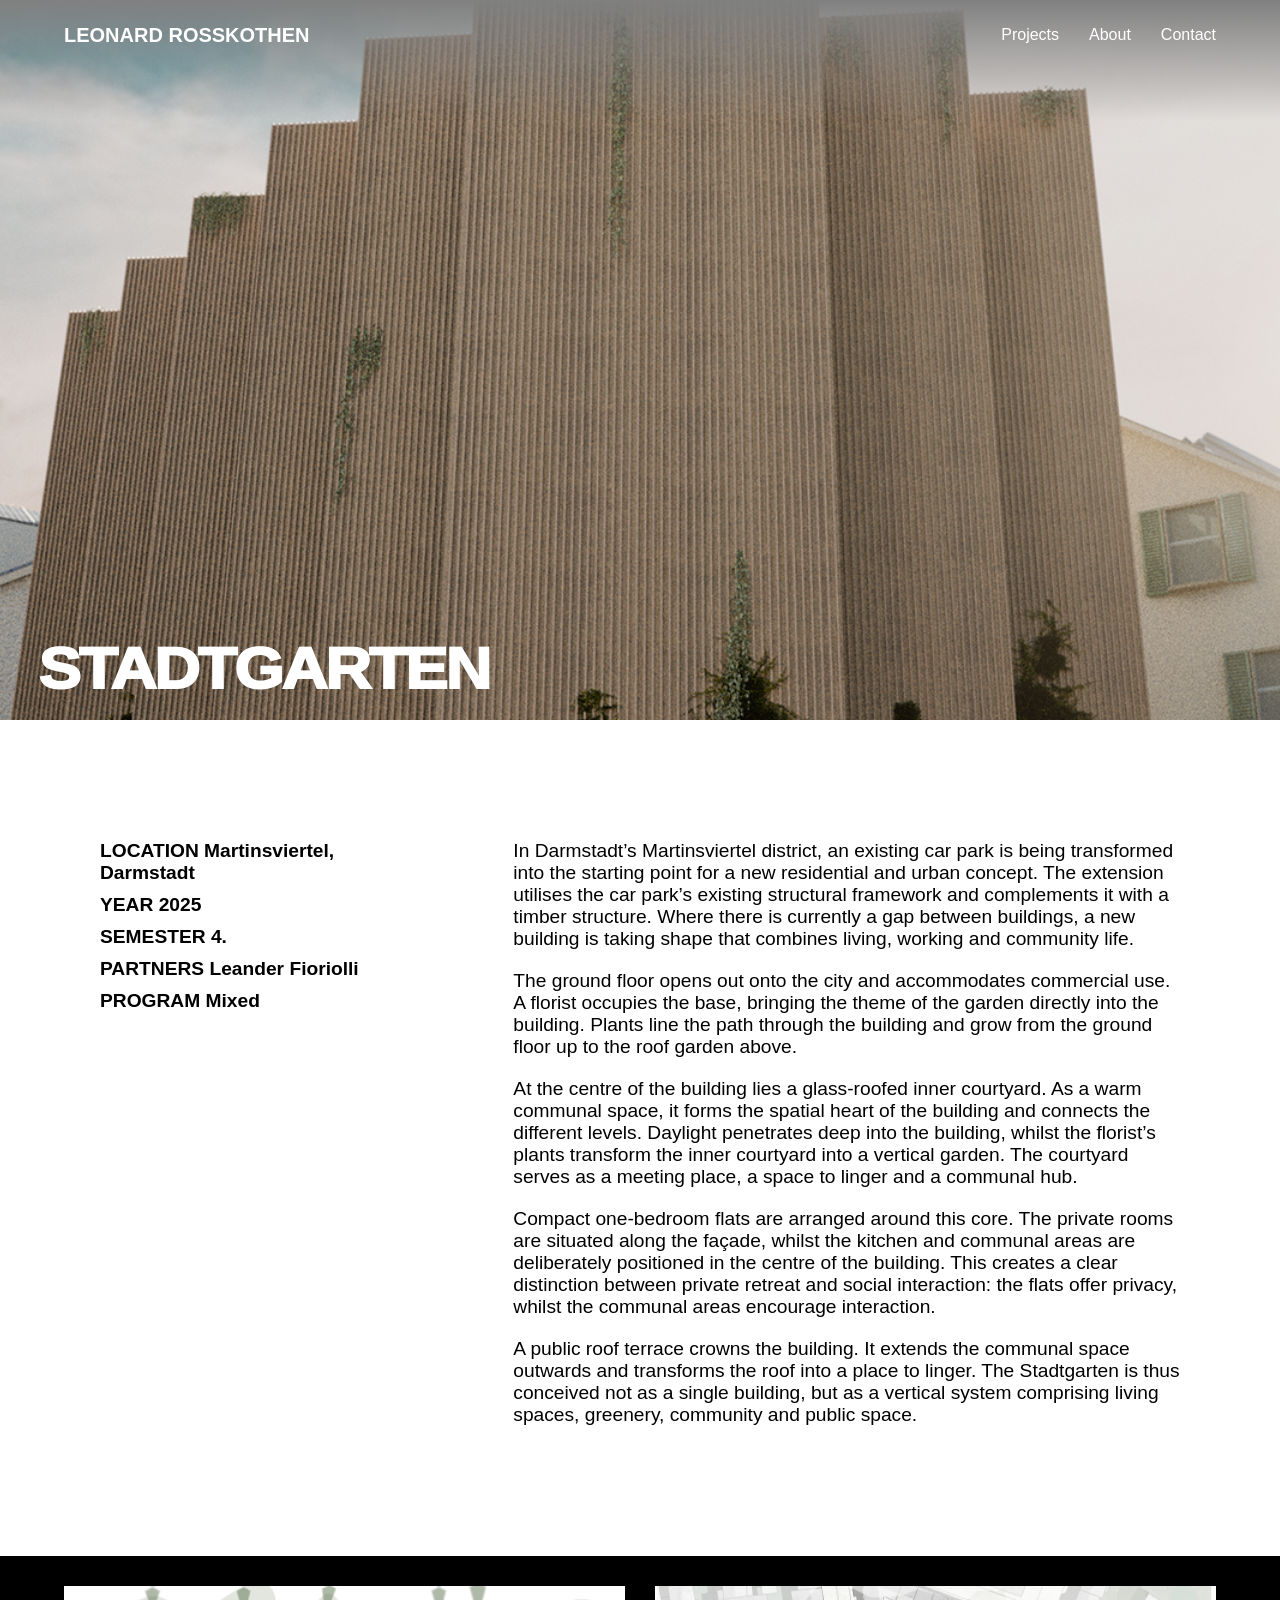
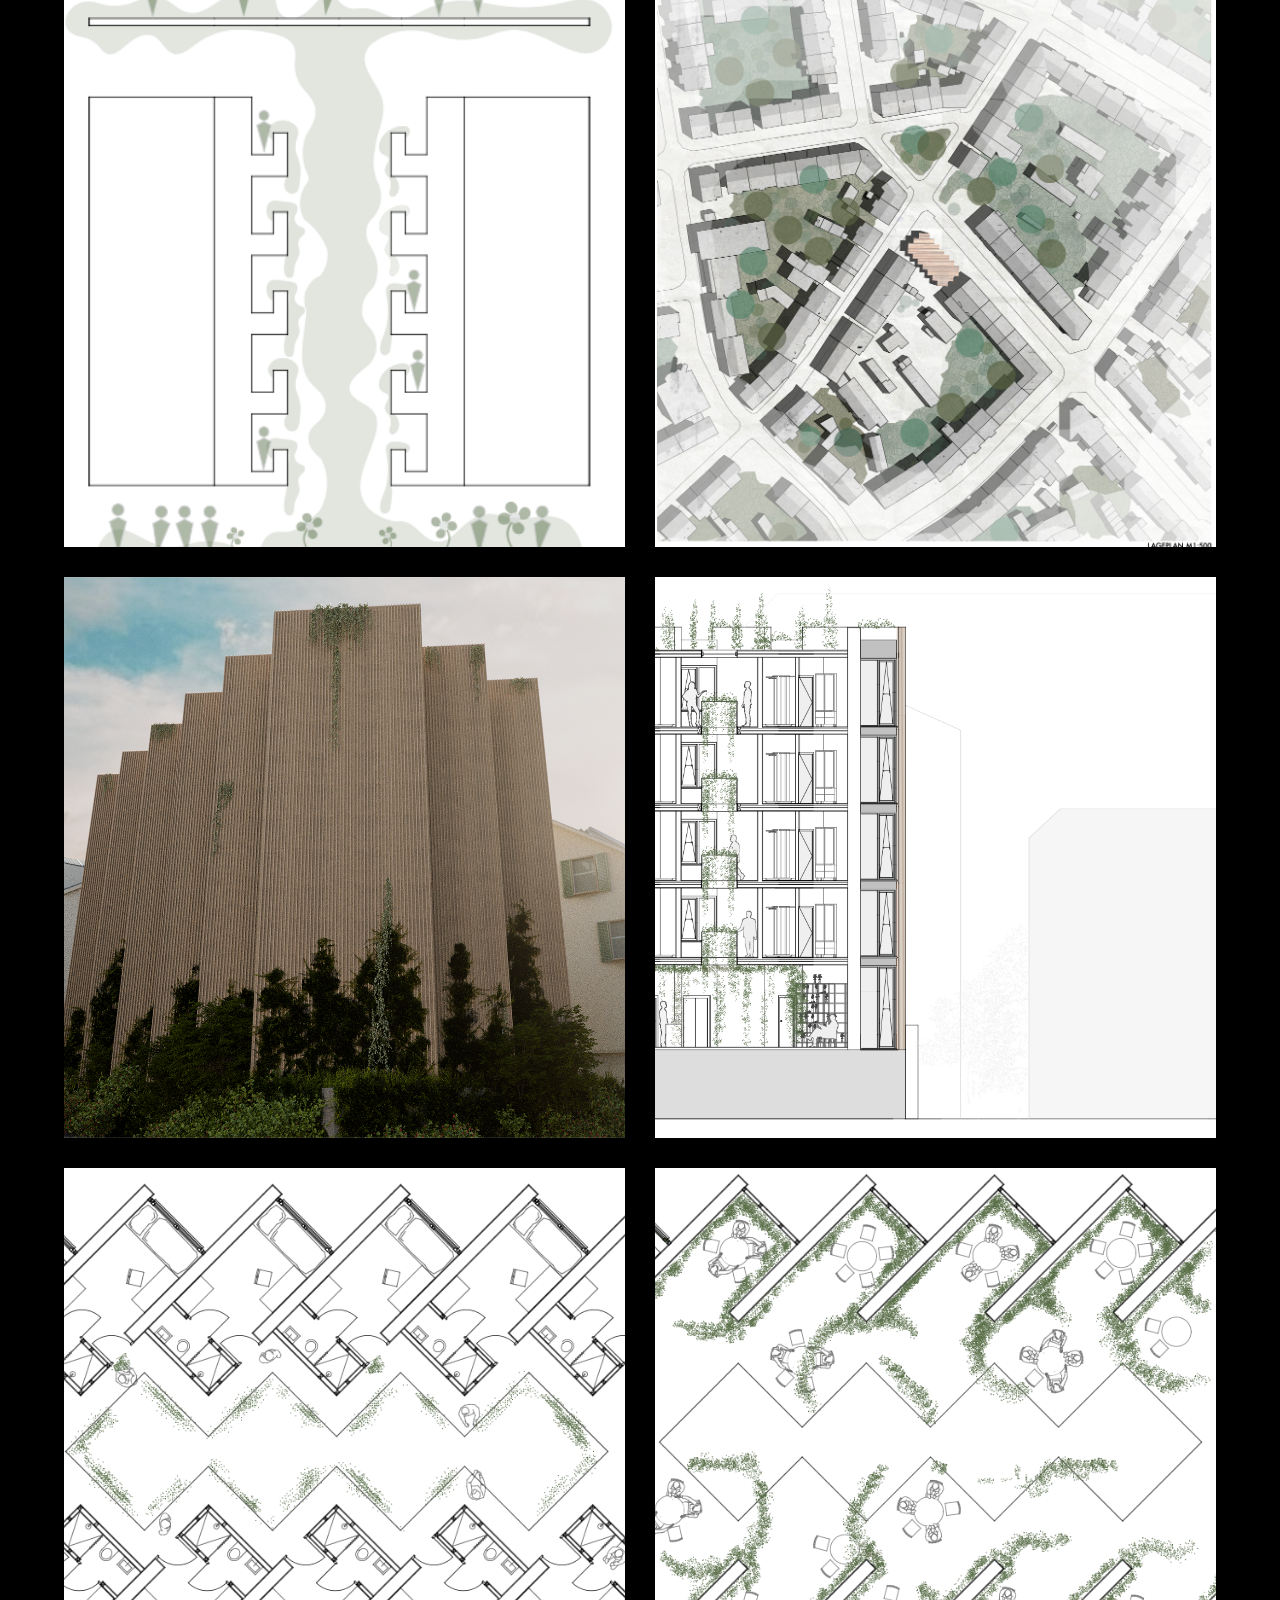
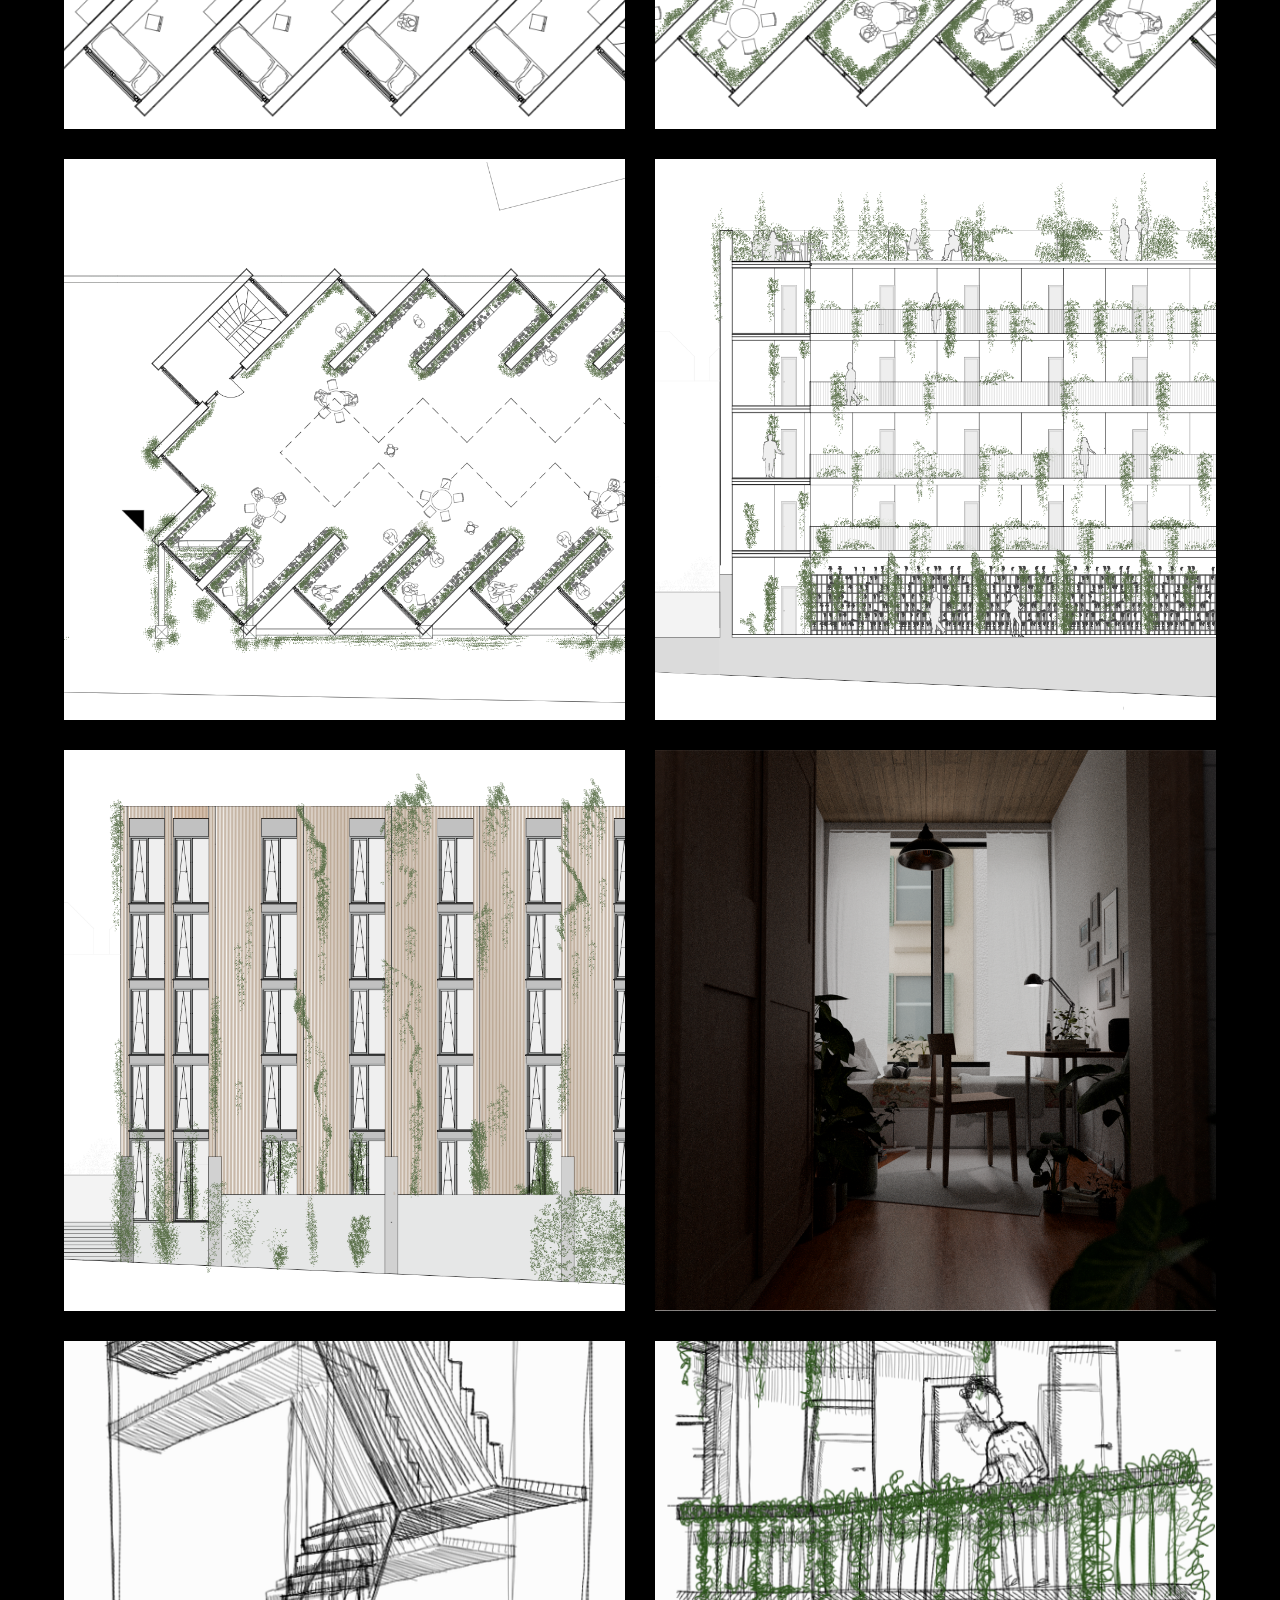
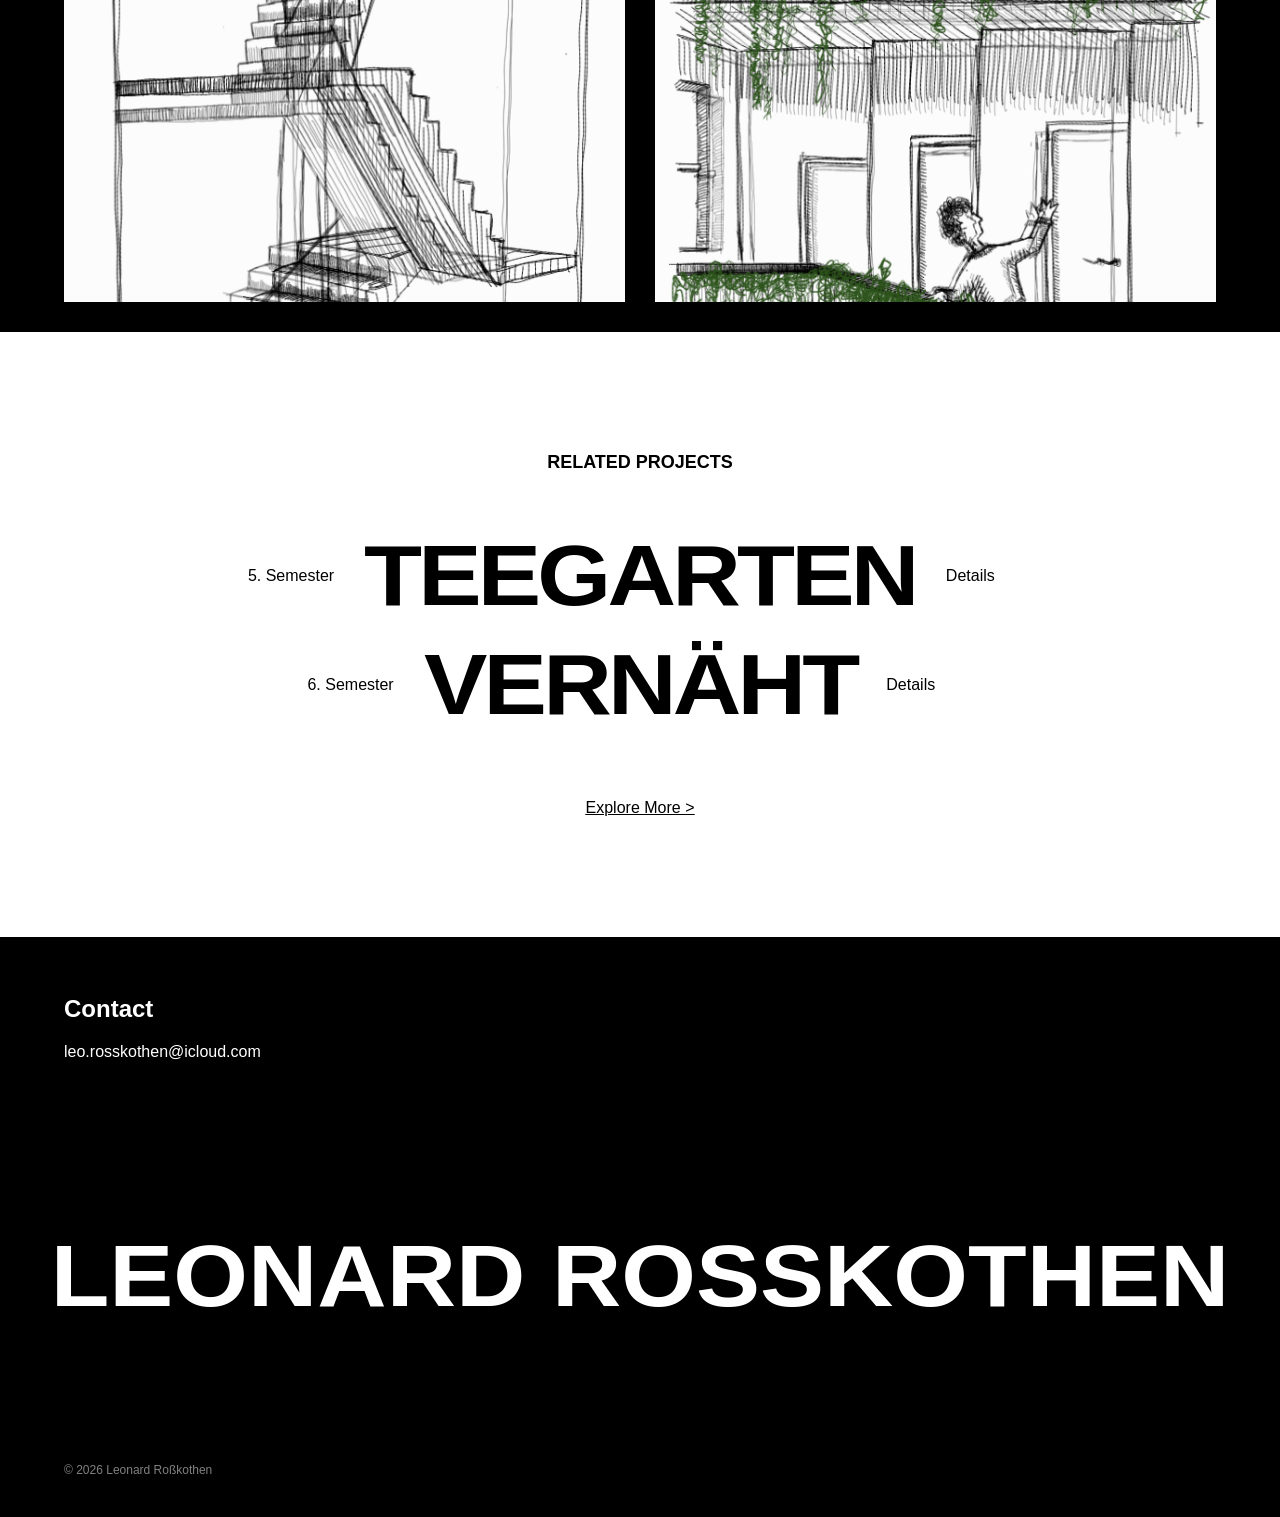
<file: stadtgarten.html>
<!DOCTYPE html>
<html lang="de">
<head>
    <meta charset="UTF-8">
    <meta name="viewport" content="width=device-width, initial-scale=1.0">

    <title>Leonard Roßkothen — Stadtgarten</title>

    <link rel="stylesheet" href="style.css">
</head>
<body>

    <div class="top-gradient"></div>
    <header>
    <div class="header-inner">

        <a href="index.html" class="logo">LEONARD ROSSKOTHEN</a>

        <nav>
            <a href="projects.html">Projects</a>
            <a href="#about">About</a>
            <a href="#contact">Contact</a>
        </nav>

    </div>
</header>


    <main>

        

        <section class="stadtgartenbackground">
            <div class="stadtgartenhero">
        <h1>STADTGARTEN</h1>

       
    </div>
   


           <img src="images/FORTNITEBATTLEROYALE.png" alt="stadtgartenBackground">

        </section>
      

<section class="klangwhite-background">


<div class="klang-grid">

        <div>
    <p2>LOCATION    Martinsviertel, Darmstadt </p>
    <p2>YEAR    2025</p>
    <p2>SEMESTER    4.</p>
    <p2>PARTNERS    Leander Fioriolli</p>
    <p2>PROGRAM    Mixed</p>
</div>

        <div>
            <p>In Darmstadt’s Martinsviertel district, an existing car park is being transformed into the starting point for a new residential and urban concept. The extension utilises the car park’s existing structural framework and complements it with a timber structure. Where there is currently a gap between buildings, a new building is taking shape that combines living, working and community life.</p>

            <p>The ground floor opens out onto the city and accommodates commercial use. A florist occupies the base, bringing the theme of the garden directly into the building. Plants line the path through the building and grow from the ground floor up to the roof garden above.</p>

            <p>At the centre of the building lies a glass-roofed inner courtyard. As a warm communal space, it forms the spatial heart of the building and connects the different levels. Daylight penetrates deep into the building, whilst the florist’s plants transform the inner courtyard into a vertical garden. The courtyard serves as a meeting place, a space to linger and a communal hub.</p>
        <p>Compact one-bedroom flats are arranged around this core. The private rooms are situated along the façade, whilst the kitchen and communal areas are deliberately positioned in the centre of the building. This creates a clear distinction between private retreat and social interaction: the flats offer privacy, whilst the communal areas encourage interaction.</p>
        <p>A public roof terrace crowns the building. It extends the communal space outwards and transforms the roof into a place to linger. The Stadtgarten is thus conceived not as a single building, but as a vertical system comprising living spaces, greenery, community and public space.</p>
        </div>

    </div>


</section>

<section class="bilder-background">

    <div class="Bilderreihe1">
        <div class="bild">
            <img src="images/Stadtgarten Pikto.png" alt="Stadtgarten">
        </div>

        <div class="bild">
            <img src="images/StadtgartenLageplan1.png" alt="Stadtgarten">
        </div>
         <div class="bild">
            <img src="images/FORTNITEBATTLEROYALE.png" alt="Stadtgarten">
        </div>

        <div class="bild">
            <img src="images/Stadtgartenschnitt2.png" alt="Stadtgarten">
        </div>
        <div class="bild">
            <img src="images/Stadtgartengrundriss2.png" alt="Stadtgarten">
        </div>

        <div class="bild">
            <img src="images/Stadtgartengrundriss1.png" alt="Stadtgarten">
        </div>

        <div class="bild">
            <img src="images/Stadtgartengrundriss3.png" alt="Stadtgarten">
        </div>

        <div class="bild">
            <img src="images/Stadtgartenansicht2.png" alt="Stadtgarten">
        </div>
        <div class="bild">
            <img src="images/Stadtgartenansicht1.png" alt="Stadtgarten">
        </div>

        <div class="bild">
            <img src="images/Stadtgartenbild2.png" alt="Stadtgarten">
        </div>
        <div class="bild">
            <img src="images/Stadtgartentreppe1.png" alt="Stadtgarten">
        </div>

        <div class="bild">
            <img src="images/Stadtgarteninnenhof1.png" alt="Stadtgarten">
        </div>


        

        

    </div>

</section>
<section class="white-background">
<section id="Projekte">

    <h1>RELATED PROJECTS</h1>


    



    



    



    <a href="teegarten.html" class="project">
    <p class="semester">5. Semester</p>
    <h2>TEEGARTEN</h2>
    <p class="details">Details</p>

    <h2 class="hover-title">TEEGARTEN</h2>
    <p class="hover-details">Details</p>

    <img src="images/TEEGARTEN.png" alt="">
    </a>



    



    <a href="vernäht.html" class="project">
    <p class="semester">6. Semester</p>
    <h2>VERNÄHT</h2>
    <p class="details">Details</p>

    <h2 class="hover-title">VERNÄHT</h2>
    <p class="hover-details">Details</p>

    <img src="images/SAndman443.png" alt="">
    </a>




          <h3>
    <a href="index.html#Projekte">Explore More ></a>
</h3>


            

        </section>

</section>

</section>










        <section id="contact">
    <div class="contact-inner">

        <h2>Contact</h2>

        <p>
            <a href="mailto:leo.rosskothen@icloud.com">
                leo.rosskothen@icloud.com
            </a>
        </p>

    </div>
</section>


<section id="about">
    <div class="about-inner">

        <h2>LEONARD ROSSKOTHEN</h2>

    </div>
</section>

</main>


<footer>
    <div class="footer-inner">
        © 2026 Leonard Roßkothen
    </div>
</footer>

</body>

</html>
</file>
<file: style.css>
css

* {
    box-sizing: border-box;
}

html {
    scroll-behavior: smooth;
}

body {
    margin: 0;
    background: white;
    color: black;
    font-family: Arial, sans-serif;
    overflow-x: hidden;
    
    
    
    
    
    

}


/* 
   HEADER
  */
.top-gradient {
    position: absolute;
    top: 0;
    left: 0;

    width: 100%;
    height: 120px;

    background: linear-gradient(
        to bottom,
        gray,
        transparent
    );

    z-index: 1;
    pointer-events: none;
}
header {
    position: absolute;
    top: 0;
    left: 0;

    width: 100%;
    height: 70px;

    z-index: 100;

    color: white;
    background: transparent;
}

.header-inner {
    width: calc(100% - 10%);
    max-width: 1500px;
    height: 100%;
    margin: 0 auto;

    display: flex;
    justify-content: space-between;
    align-items: center;
}

.logo {
    font-size: clamp(10px, 2vw, 20px);
    font-weight: 600;
    color: white;
    text-decoration: none;
}

nav {
    display: flex;
    gap: 30px;
    
}

nav a {
    
    color: white;
    text-decoration: none;
}





/* =========================
   BILD-BEREICH
   ========================= */

.background {
    position: relative;
    height: 100vh;
    background: black;
    overflow: hidden;
    display: flex;
    align-items: flex-end;
    
}


.background img {
    position: absolute;

    top: 15%;
    left: 50%;
    transform: translateX(-50%);

    width: 100%;
    min-width: 2160px;
    height: auto;

    display: block;
}
.hero {
    position: absolute;

    top: 50%;
    left: 50%;

    transform: translate(-50%, -50%);

    z-index: 2;

    text-align: center;
    color: white;

    width: 100%;
}
.hero2 {
    position: absolute;

    top: 80%;
    left: 50%;

    transform: translate(-50%, -50%);

    z-index: 2;

    text-align: center;
    color: white;

    width: 100%;
}

.hero h1 {
    margin: 0;
   font-size: clamp(54px, 8vw, 96px);
   transform: scaleY(0.9);
    line-height: 0.95;
    font-weight: 1000;
    letter-spacing: -0.04em;
}

.hero2 h1 {
    margin-bottom: 1vh;
    

    font-size: clamp(18px, 1.5vw, 28px);
    transform: scaleY(0.9);
    line-height: 1.2;
    font-weight: 400;
    letter-spacing: -0.01em;

}
.white-background {
    
    background: white;
}
#Projekte {
    padding: 120px 40px;
    
}

#Projekte > h1 {
    text-align: center;
    margin: 0 0 4% 0;
    font-size: clamp(14px, 2vw, 18px);
    font-weight: 900;
}

.project {
    position: relative;

    display: grid;
    grid-template-columns: 1fr auto 1fr;

    align-items: center;
    color: black;
    text-decoration: none;

    width: 100%;
    
    margin: 0 auto;

    padding: 0 0 0 0;

    overflow: visible;

   
}
.project img {
    position: absolute;

    left: 50%;
    top: 50%;

    transform: translate(-50%, -50%);

    width: 100vw;
    height: 30vh;

    object-fit: cover;
    z-index: 99;

    opacity: 0;
    pointer-events: none;

    transition: opacity 0.3s ease;
}
.project:hover img {
    opacity: 1;
}

.project h2 {
    margin: 0;

    text-align: center;

    font-size: clamp(20px, 10vw, 95px);
    transform: scaleY(0.9);
    font-weight: 900;
    letter-spacing: -0.04em;
}

.semester {
    margin: 0;
    text-align: right;
    padding-right: 30px;

    /*font-size: 16px;*/
    font-size: clamp(3px, 3vw, 16px);
}

.details {
    margin: 0;
    text-align: left;
    padding-left: 30px;

    /*font-size: 16px;*/
    font-size: clamp(3px, 3vw, 16px);
}

.hover-semester,
.hover-title,
.hover-details {
    opacity: 0;
    pointer-events: none;
    position: absolute;
    z-index: 100;
    color: white;

    

   
}
/*.hover-semester {
    grid-column: 1;
    margin: 0;
    text-align: right;
    padding-right: 30px;
    

    font-size: 16px;
}*/

.hover-title {
    grid-column: 2;
    margin: 0;

    text-align: center;

    font-size: clamp(20px, 10vw, 95px);
    transform: scaleY(0.9);
    font-weight: 900;
    letter-spacing: -0.04em;
}

.hover-details {
    grid-column: 3;
    margin: 0;
    text-align: left;
    padding-left: 30px;

    /*font-size: 16px;*/
    font-size: clamp(3px, 3vw, 16px);
}

.project:hover .hover-semester,
.project:hover .hover-title,
.project:hover .hover-details {
    opacity: 1;
}
#Projekte > h3 {
    text-align: center;
    margin: 5% 0 0 0;
    font-size: clamp(12px, 2vw, 16px);
    text-decoration: underline;
    font-weight: 200;
}
#Projekte > h3 a {
    color: inherit;
    text-decoration: inherit;
}


.weiter1 {
    text-align: center;

    background:

        linear-gradient(

            rgba(0, 0, 0, 0.45),

            rgba(0, 0, 0, 0.45)

        ),

        url("images/Icheinfachverbesserlich33.jpg") center / cover no-repeat;

    padding: 100px 40px;

    color: white;
}

.weiter1 h1 {
    color: white;
    font-size: clamp(12px, 4vw, 18px);
}

.weiter1 p {
    color: white;
    font-size: clamp(8px, 2vw, 18px);
    margin: 4% 24% 4% 24%
}

/* =========================
   ABOUT
   ========================= */

#about {
    width: 100%;
    padding: 3% 0 1% 0;

    background: black;
    color: white;
}

.about-inner {
    
    max-width: 1500px;
    margin: 0 auto;

    text-align: center;
    font-size: clamp(30px, 5vw, 75px);
    font-weight: 200;
    transform: scaleY(0.9);
}



/* =========================
   CONTACT
   ========================= */

#contact {
    width: 100%;
    padding: 3% 0 2% 0;

    background: black;
    color: white;
}

.contact-inner {
    width: calc(100% - 10%);
    max-width: 1500px;
    
    margin: 0 auto;
}

#contact a {
    color: white;
    text-decoration: none;
}

    


/* =========================
   FOOTER
   ========================= */

footer {
    width: 100%;
    padding: 40px 0;

    background: black;
    color: gray;

    font-size: clamp(11px, 1vw, 12px);
    font-weight: 200;
    
}

.footer-inner {
    width: calc(100% - 10%);
    max-width: 1500px;
    margin: 0 auto;
}

/*--------------------------------------------------
Klangkoerper
----------------------------------------------------*/
.klangbackground {
    position: relative;
    height: 80vh;
    background: black;
    overflow: hidden;
    display: flex;
    align-items: flex-end;
    
}


.klangbackground img {
    position: absolute;

    /*top: -10%;*/
    left: 50%;
    transform: translateX(-50%);

    width: 100%;
    min-width: 2160px;
    height: auto;

    display: block;
}
.klanghero {
    position: absolute;
    top: 93%;

    left: 53%;
    width: calc(100% - 10%);
    max-width: 1500px;

    transform: translate(-50%, -50%);

    z-index: 2;
    text-align: left;
    color: white;
}

.klanghero h1 {
    margin: 0;
    font-size: clamp(64px, 8vw, 64px);
    transform: scaleY(0.9);
    line-height: 0.95;
    font-weight: 1000;
    letter-spacing: -0.04em;
}

.klangwhite-background {
    background: white;
    padding: 120px 40px;
}

.klang-grid {
    display: grid;
    grid-template-columns: 1fr 2fr;
    gap: 80px;

    width: calc(100% - 10%);
    max-width: 1500px;
    margin: 0 auto;
}
.klang-grid > div {
    display: flex;
    flex-direction: column;
    gap: 10px;
}
.klang-grid p {
    margin: 0 0 10px 0;
    text-align: left;
    font-size: clamp(12px, 1.5vw, 20px);
}
.klang-grid p2 {
    margin: 0 0 0 0;
    text-align: left;
    font-size: clamp(12px, 1.5vw, 20px);
    font-weight: 600;
}

.bilder-background {
    width: 100%;
    background: black;
    padding: 30px 0;
}

.Bilderreihe1 {
    display: grid;
    grid-template-columns: 1fr 1fr;
    gap: 30px;

    width: calc(100% - 10%);
    max-width: 1500px;
    margin: 0 auto;
}

.Bilderreihe1 .bild {
    aspect-ratio: 1 / 1;
    overflow: hidden;
}

.Bilderreihe1 img {
    width: 100%;
    height: 100%;
    display: block;
    object-fit: cover;
}
.Bilderreihe1 .bild:hover img {
    position: fixed;

    width: auto;
    height: auto;

    max-width: 1500px;
    max-height: 90vh;

    object-fit: contain;

    left: 50%;
    top: 50%;

    transform: translate(-50%, -50%);

    z-index: 100;
}



.mehrprojekte-background {
    width: 100%;
    background: white;
    padding: 0 0;
}

.mehrprojekte-1 {
    display: grid;
    grid-template-columns: 1fr 1fr;
    gap: 20px;

    width: calc(100% - 10%);
    max-width: 1500px;
    margin: 0 auto;
}






.stadtgartenbackground {
    position: relative;
    height: 80vh;
    background: black;
    overflow: hidden;
    display: flex;
    align-items: flex-end;
    
}

.stadtgartenbackground img {
    position: absolute;

    top: -20%;
    left: 50%;
    transform: translateX(-50%);

    width: 100%;
    min-width: 2160px;
    height: auto;

    display: block;
}
.stadtgartenhero {
    position: absolute;

    top: 93%;
    left: 53%;

    transform: translate(-50%, -50%);

    z-index: 2;

    text-align: left;

    color: white;

    width: 100%;
}
.stadtgartenhero h1 {
    margin: 0;
   font-size: clamp(64px, 8vw, 64px);
   transform: scaleY(0.9);
    line-height: 0.95;
    font-weight: 1000;
    letter-spacing: -0.04em;
}















.teebackground {
    position: relative;
    height: 80vh;
    background: black;
    overflow: hidden;
    display: flex;
    align-items: flex-end;
    
}

.teebackground img {
    position: absolute;

    top: -20%;
    left: 50%;
    transform: translateX(-50%);

    width: 100%;
    min-width: 2160px;
    height: auto;

    display: block;
}
.teehero {
    position: absolute;

    top: 93%;
    left: 53%;

    transform: translate(-50%, -50%);

    z-index: 2;

    text-align: left;

    color: white;

    width: 100%;
}
.teehero h1 {
    margin: 0;
   font-size: clamp(64px, 8vw, 64px);
   transform: scaleY(0.9);
    line-height: 0.95;
    font-weight: 1000;
    letter-spacing: -0.04em;
}
</file>
